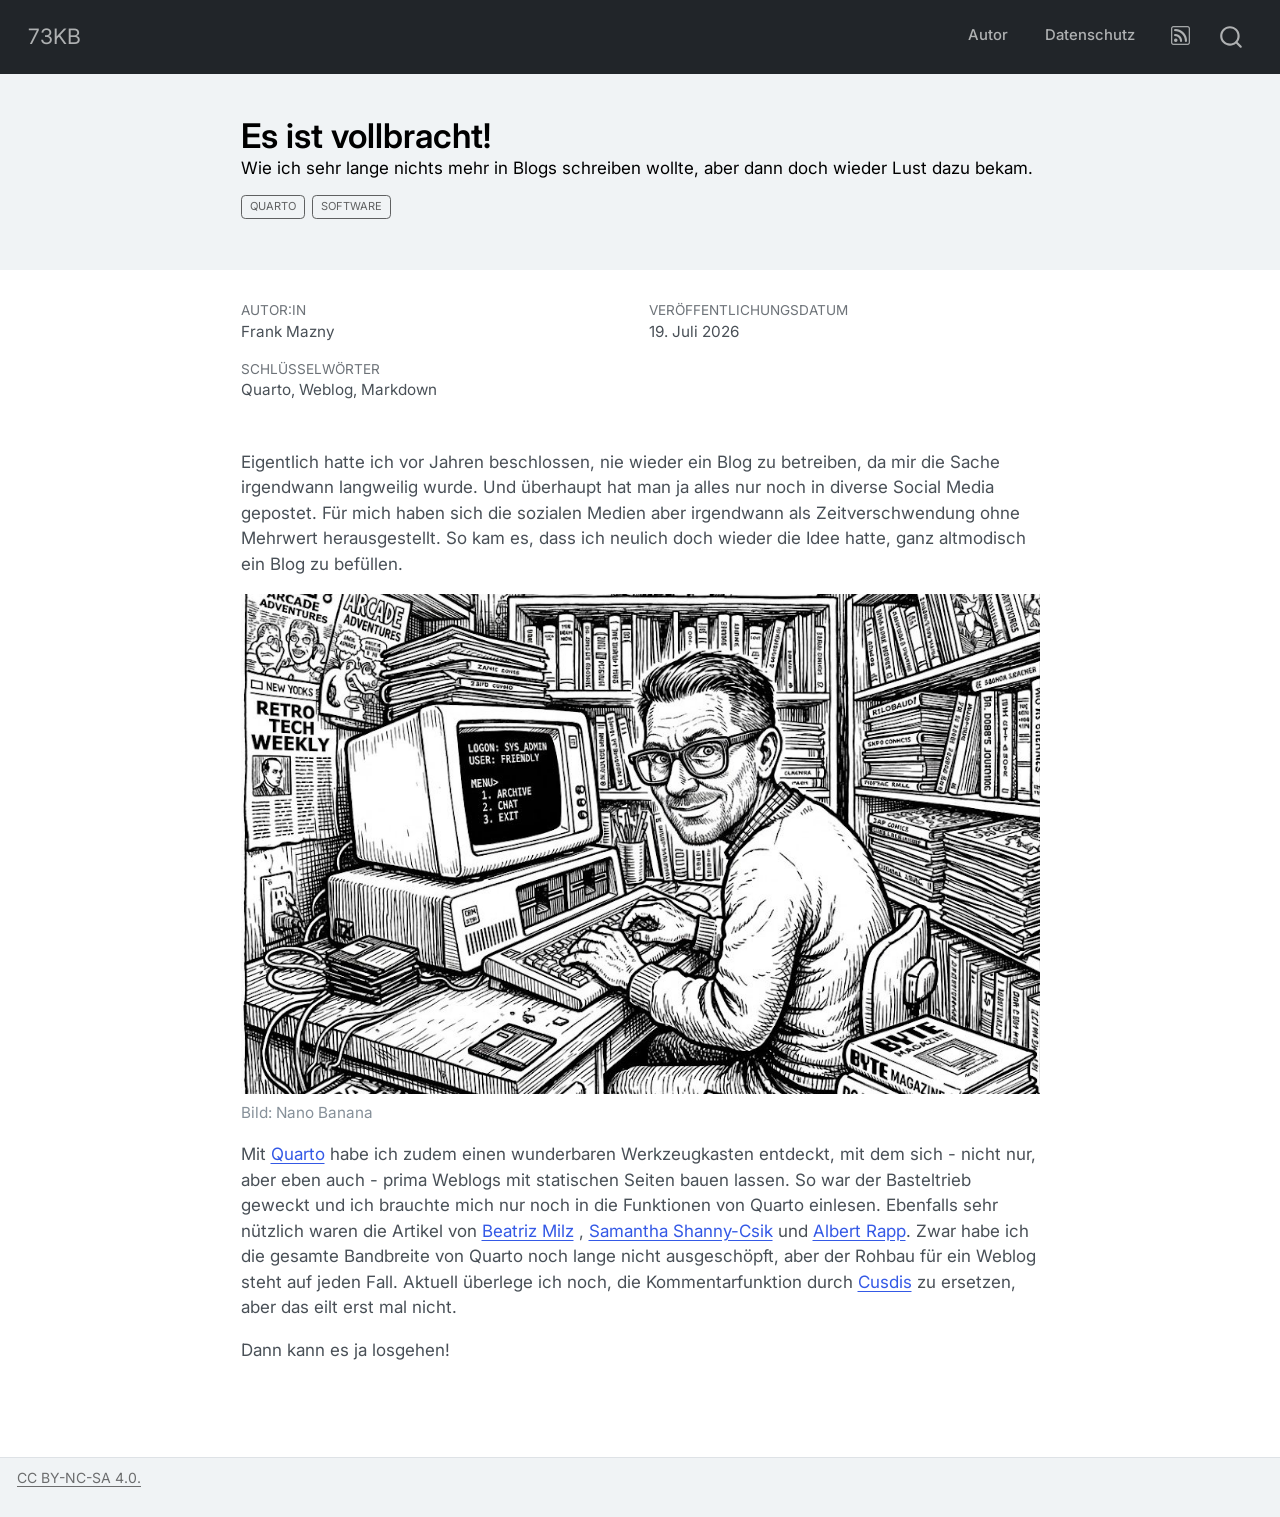
<file: docs/posts/es-ist-vollbracht/index.html>
<!DOCTYPE html>
<html xmlns="http://www.w3.org/1999/xhtml" lang="de" xml:lang="de"><head>

<meta charset="utf-8">
<meta name="generator" content="quarto-1.9.38">

<meta name="viewport" content="width=device-width, initial-scale=1.0, user-scalable=yes">

<meta name="author" content="Frank Mazny">
<meta name="keywords" content="Quarto, Weblog, Markdown">
<meta name="description" content="Wie ich sehr lange nichts mehr in Blogs schreiben wollte, aber dann doch wieder Lust dazu bekam.">

<title>Es ist vollbracht! – 73KB</title>
<style>
/* Default styles provided by pandoc.
** See https://pandoc.org/MANUAL.html#variables-for-html for config info.
*/
code{white-space: pre-wrap;}
span.smallcaps{font-variant: small-caps;}
div.columns{display: flex; gap: min(4vw, 1.5em);}
div.column{flex: auto; overflow-x: auto;}
div.hanging-indent{margin-left: 1.5em; text-indent: -1.5em;}
ul.task-list{list-style: none;}
ul.task-list li input[type="checkbox"] {
  width: 0.8em;
  margin: 0 0.8em 0.2em -1em; /* quarto-specific, see https://github.com/quarto-dev/quarto-cli/issues/4556 */ 
  vertical-align: middle;
}
</style>


<script src="../../site_libs/quarto-nav/quarto-nav.js"></script>
<script src="../../site_libs/quarto-nav/headroom.min.js"></script>
<script src="../../site_libs/clipboard/clipboard.min.js"></script>
<script src="../../site_libs/quarto-search/autocomplete.umd.js"></script>
<script src="../../site_libs/quarto-search/fuse.min.js"></script>
<script src="../../site_libs/quarto-search/quarto-search.js"></script>
<meta name="quarto:offset" content="../../">
<script src="../../site_libs/quarto-html/quarto.js" type="module"></script>
<script src="../../site_libs/quarto-html/tabsets/tabsets.js" type="module"></script>
<script src="../../site_libs/quarto-html/popper.min.js"></script>
<script src="../../site_libs/quarto-html/tippy.umd.min.js"></script>
<script src="../../site_libs/quarto-html/anchor.min.js"></script>
<link href="../../site_libs/quarto-html/tippy.css" rel="stylesheet">
<link href="../../site_libs/quarto-html/quarto-syntax-highlighting-15634bcf2e68342d4ad2dfa704d543f6.css" rel="stylesheet" id="quarto-text-highlighting-styles">
<script src="../../site_libs/bootstrap/bootstrap.min.js"></script>
<link href="../../site_libs/bootstrap/bootstrap-icons.css" rel="stylesheet">
<link href="../../site_libs/bootstrap/bootstrap-15918177bfdae137372244dab4947c83.min.css" rel="stylesheet" append-hash="true" id="quarto-bootstrap" data-mode="light">
<script src="../../site_libs/quarto-contrib/glightbox/glightbox.min.js"></script>
<link href="../../site_libs/quarto-contrib/glightbox/glightbox.min.css" rel="stylesheet">
<link href="../../site_libs/quarto-contrib/glightbox/lightbox.css" rel="stylesheet">
<script id="quarto-search-options" type="application/json">{
  "location": "navbar",
  "copy-button": false,
  "collapse-after": 3,
  "panel-placement": "end",
  "type": "overlay",
  "limit": 50,
  "keyboard-shortcut": [
    "f",
    "/",
    "s"
  ],
  "show-item-context": false,
  "language": {
    "search-no-results-text": "Keine Treffer",
    "search-matching-documents-text": "Treffer",
    "search-copy-link-title": "Link in die Suche kopieren",
    "search-hide-matches-text": "Zusätzliche Treffer verbergen",
    "search-more-match-text": "weitere Treffer in diesem Dokument",
    "search-more-matches-text": "weitere Treffer in diesem Dokument",
    "search-clear-button-title": "Zurücksetzen",
    "search-text-placeholder": "",
    "search-detached-cancel-button-title": "Abbrechen",
    "search-submit-button-title": "Abschicken",
    "search-label": "Suchen"
  }
}</script>
<style>

      .quarto-title-block .quarto-title-banner h1,
      .quarto-title-block .quarto-title-banner h2,
      .quarto-title-block .quarto-title-banner h3,
      .quarto-title-block .quarto-title-banner h4,
      .quarto-title-block .quarto-title-banner h5,
      .quarto-title-block .quarto-title-banner h6
      {
        color: black;
      }

      .quarto-title-block .quarto-title-banner {
        color: black;
background: #f0f3f5;
      }
</style>
<script data-goatcounter="https://73kb.goatcounter.com/count" async="" src="//gc.zgo.at/count.js"></script>


<link rel="stylesheet" href="../../styles.css">
</head>

<body class="nav-fixed fullcontent quarto-light">

<div id="quarto-search-results"></div>
  <header id="quarto-header" class="headroom fixed-top quarto-banner">
    <nav class="navbar navbar-expand-lg " data-bs-theme="dark">
      <div class="navbar-container container-fluid">
      <div class="navbar-brand-container mx-auto">
    <a class="navbar-brand" href="../../index.html">
    <span class="navbar-title">73KB</span>
    </a>
  </div>
            <div id="quarto-search" class="" title="Suchen"></div>
          <button class="navbar-toggler" type="button" data-bs-toggle="collapse" data-bs-target="#navbarCollapse" aria-controls="navbarCollapse" role="menu" aria-expanded="false" aria-label="Navigation umschalten" onclick="if (window.quartoToggleHeadroom) { window.quartoToggleHeadroom(); }">
  <span class="navbar-toggler-icon"></span>
</button>
          <div class="collapse navbar-collapse" id="navbarCollapse">
            <ul class="navbar-nav navbar-nav-scroll ms-auto">
  <li class="nav-item">
    <a class="nav-link" href="../../about.html"> 
<span class="menu-text">Autor</span></a>
  </li>  
  <li class="nav-item">
    <a class="nav-link" href="../../datenschutz.html"> 
<span class="menu-text">Datenschutz</span></a>
  </li>  
  <li class="nav-item compact">
    <a class="nav-link" href="../../index.xml"> <i class="bi bi-rss" role="img">
</i> 
<span class="menu-text"></span></a>
  </li>  
</ul>
          </div> <!-- /navcollapse -->
            <div class="quarto-navbar-tools">
</div>
      </div> <!-- /container-fluid -->
    </nav>
</header>
<!-- content -->
<header id="title-block-header" class="quarto-title-block default page-columns page-full">
  <div class="quarto-title-banner page-columns page-full">
    <div class="quarto-title column-body">
      <h1 class="title">Es ist vollbracht!</h1>
                  <div>
        <div class="description">
          Wie ich sehr lange nichts mehr in Blogs schreiben wollte, aber dann doch wieder Lust dazu bekam.
        </div>
      </div>
                          <div class="quarto-categories">
                <div class="quarto-category">Quarto</div>
                <div class="quarto-category">Software</div>
              </div>
                  </div>
  </div>
    
  
  <div class="quarto-title-meta">

      <div>
      <div class="quarto-title-meta-heading">Autor:in</div>
      <div class="quarto-title-meta-contents">
               <p>Frank Mazny </p>
            </div>
    </div>
      
      <div>
      <div class="quarto-title-meta-heading">Veröffentlichungsdatum</div>
      <div class="quarto-title-meta-contents">
        <p class="date">19. Juli 2026</p>
      </div>
    </div>
    
      
    </div>
    

  <div>
    <div class="keywords">
      <div class="block-title">Schlüsselwörter</div>
      <p>Quarto, Weblog, Markdown</p>
    </div>
  </div>
  
  </header><div id="quarto-content" class="quarto-container page-columns page-rows-contents page-layout-article page-navbar">
<!-- sidebar -->
<!-- margin-sidebar -->
    
<!-- main -->
<main class="content quarto-banner-title-block" id="quarto-document-content">





<p>Eigentlich hatte ich vor Jahren beschlossen, nie wieder ein Blog zu betreiben, da mir die Sache irgendwann langweilig wurde. Und überhaupt hat man ja alles nur noch in diverse Social Media gepostet. Für mich haben sich die sozialen Medien aber irgendwann als Zeitverschwendung ohne Mehrwert herausgestellt. So kam es, dass ich neulich doch wieder die Idee hatte, ganz altmodisch ein Blog zu befüllen.</p>
<div class="quarto-figure quarto-figure-center">
<figure class="figure">
<p><a href="typvorpc.jpeg" class="lightbox" data-gallery="quarto-lightbox-gallery-1" title="Bild: Nano Banana"><img src="typvorpc.jpeg" title="Ein Mann sitzt vor einem alten PC in einem Raum voller Bücher und Zeitschriften." class="img-fluid figure-img" alt="Bild: Nano Banana"></a></p>
<figcaption>Bild: Nano Banana</figcaption>
</figure>
</div>
<p>Mit <a href="https://quarto.org">Quarto</a> habe ich zudem einen wunderbaren Werkzeugkasten entdeckt, mit dem sich - nicht nur, aber eben auch - prima Weblogs mit statischen Seiten bauen lassen. So war der Basteltrieb geweckt und ich brauchte mich nur noch in die Funktionen von Quarto einlesen. Ebenfalls sehr nützlich waren die Artikel von <a href="https://beamilz.com/posts/2022-06-05-creating-a-blog-with-quarto/en/">Beatriz Milz</a> , <a href="https://samanthacsik.github.io/posts/2022-10-24-quarto-blogs/">Samantha Shanny-Csik</a> und <a href="https://albert-rapp.de/posts/13_quarto_blog_writing_guide/13_quarto_blog_writing_guide.html">Albert Rapp</a>. Zwar habe ich die gesamte Bandbreite von Quarto noch lange nicht ausgeschöpft, aber der Rohbau für ein Weblog steht auf jeden Fall. Aktuell überlege ich noch, die Kommentarfunktion durch <a href="https://cusdis.com/">Cusdis</a> zu ersetzen, aber das eilt erst mal nicht.</p>
<p>Dann kann es ja losgehen!</p>



</main> <!-- /main -->
<script id="quarto-html-after-body" type="application/javascript">
  window.document.addEventListener("DOMContentLoaded", function (event) {
    const icon = "";
    const anchorJS = new window.AnchorJS();
    anchorJS.options = {
      placement: 'right',
      icon: icon
    };
    anchorJS.add('.anchored');
    const isCodeAnnotation = (el) => {
      for (const clz of el.classList) {
        if (clz.startsWith('code-annotation-')) {                     
          return true;
        }
      }
      return false;
    }
    const onCopySuccess = function(e) {
      // button target
      const button = e.trigger;
      // don't keep focus
      button.blur();
      // flash "checked"
      button.classList.add('code-copy-button-checked');
      var currentTitle = button.getAttribute("title");
      button.setAttribute("title", "Kopiert");
      let tooltip;
      if (window.bootstrap) {
        button.setAttribute("data-bs-toggle", "tooltip");
        button.setAttribute("data-bs-placement", "left");
        button.setAttribute("data-bs-title", "Kopiert");
        tooltip = new bootstrap.Tooltip(button, 
          { trigger: "manual", 
            customClass: "code-copy-button-tooltip",
            offset: [0, -8]});
        tooltip.show();    
      }
      setTimeout(function() {
        if (tooltip) {
          tooltip.hide();
          button.removeAttribute("data-bs-title");
          button.removeAttribute("data-bs-toggle");
          button.removeAttribute("data-bs-placement");
        }
        button.setAttribute("title", currentTitle);
        button.classList.remove('code-copy-button-checked');
      }, 1000);
      // clear code selection
      e.clearSelection();
    }
    const getTextToCopy = function(trigger) {
      const outerScaffold = trigger.parentElement.cloneNode(true);
      const codeEl = outerScaffold.querySelector('code');
      for (const childEl of codeEl.children) {
        if (isCodeAnnotation(childEl)) {
          childEl.remove();
        }
      }
      return codeEl.innerText;
    }
    const clipboard = new window.ClipboardJS('.code-copy-button:not([data-in-quarto-modal])', {
      text: getTextToCopy
    });
    clipboard.on('success', onCopySuccess);
    if (window.document.getElementById('quarto-embedded-source-code-modal')) {
      const clipboardModal = new window.ClipboardJS('.code-copy-button[data-in-quarto-modal]', {
        text: getTextToCopy,
        container: window.document.getElementById('quarto-embedded-source-code-modal')
      });
      clipboardModal.on('success', onCopySuccess);
    }
      var localhostRegex = new RegExp(/^(?:http|https):\/\/localhost\:?[0-9]*\//);
      var mailtoRegex = new RegExp(/^mailto:/);
        var filterRegex = new RegExp("https:\/\/73kb\.github\.io\/");
      var isInternal = (href) => {
          return filterRegex.test(href) || localhostRegex.test(href) || mailtoRegex.test(href);
      }
      // Inspect non-navigation links and adorn them if external
     var links = window.document.querySelectorAll('a[href]:not(.nav-link):not(.navbar-brand):not(.toc-action):not(.sidebar-link):not(.sidebar-item-toggle):not(.pagination-link):not(.no-external):not([aria-hidden]):not(.dropdown-item):not(.quarto-navigation-tool):not(.about-link)');
      for (var i=0; i<links.length; i++) {
        const link = links[i];
        if (!isInternal(link.href)) {
          // undo the damage that might have been done by quarto-nav.js in the case of
          // links that we want to consider external
          if (link.dataset.originalHref !== undefined) {
            link.href = link.dataset.originalHref;
          }
        }
      }
    function tippyHover(el, contentFn, onTriggerFn, onUntriggerFn) {
      const config = {
        allowHTML: true,
        maxWidth: 500,
        delay: 100,
        arrow: false,
        appendTo: function(el) {
            return el.parentElement;
        },
        interactive: true,
        interactiveBorder: 10,
        theme: 'quarto',
        placement: 'bottom-start',
      };
      if (contentFn) {
        config.content = contentFn;
      }
      if (onTriggerFn) {
        config.onTrigger = onTriggerFn;
      }
      if (onUntriggerFn) {
        config.onUntrigger = onUntriggerFn;
      }
      window.tippy(el, config); 
    }
    const noterefs = window.document.querySelectorAll('a[role="doc-noteref"]');
    for (var i=0; i<noterefs.length; i++) {
      const ref = noterefs[i];
      tippyHover(ref, function() {
        // use id or data attribute instead here
        let href = ref.getAttribute('data-footnote-href') || ref.getAttribute('href');
        try { href = new URL(href).hash; } catch {}
        const id = href.replace(/^#\/?/, "");
        const note = window.document.getElementById(id);
        if (note) {
          return note.innerHTML;
        } else {
          return "";
        }
      });
    }
    const xrefs = window.document.querySelectorAll('a.quarto-xref');
    const processXRef = (id, note) => {
      // Strip column container classes
      const stripColumnClz = (el) => {
        el.classList.remove("page-full", "page-columns");
        if (el.children) {
          for (const child of el.children) {
            stripColumnClz(child);
          }
        }
      }
      stripColumnClz(note)
      if (id === null || id.startsWith('sec-')) {
        // Special case sections, only their first couple elements
        const container = document.createElement("div");
        if (note.children && note.children.length > 2) {
          container.appendChild(note.children[0].cloneNode(true));
          for (let i = 1; i < note.children.length; i++) {
            const child = note.children[i];
            if (child.tagName === "P" && child.innerText === "") {
              continue;
            } else {
              container.appendChild(child.cloneNode(true));
              break;
            }
          }
          if (window.Quarto?.typesetMath) {
            window.Quarto.typesetMath(container);
          }
          return container.innerHTML
        } else {
          if (window.Quarto?.typesetMath) {
            window.Quarto.typesetMath(note);
          }
          return note.innerHTML;
        }
      } else {
        // Remove any anchor links if they are present
        const anchorLink = note.querySelector('a.anchorjs-link');
        if (anchorLink) {
          anchorLink.remove();
        }
        if (window.Quarto?.typesetMath) {
          window.Quarto.typesetMath(note);
        }
        if (note.classList.contains("callout")) {
          return note.outerHTML;
        } else {
          return note.innerHTML;
        }
      }
    }
    for (var i=0; i<xrefs.length; i++) {
      const xref = xrefs[i];
      tippyHover(xref, undefined, function(instance) {
        instance.disable();
        let url = xref.getAttribute('href');
        let hash = undefined; 
        if (url.startsWith('#')) {
          hash = url;
        } else {
          try { hash = new URL(url).hash; } catch {}
        }
        if (hash) {
          const id = hash.replace(/^#\/?/, "");
          const note = window.document.getElementById(id);
          if (note !== null) {
            try {
              const html = processXRef(id, note.cloneNode(true));
              instance.setContent(html);
            } finally {
              instance.enable();
              instance.show();
            }
          } else {
            // See if we can fetch this
            fetch(url.split('#')[0])
            .then(res => res.text())
            .then(html => {
              const parser = new DOMParser();
              const htmlDoc = parser.parseFromString(html, "text/html");
              const note = htmlDoc.getElementById(id);
              if (note !== null) {
                const html = processXRef(id, note);
                instance.setContent(html);
              } 
            }).finally(() => {
              instance.enable();
              instance.show();
            });
          }
        } else {
          // See if we can fetch a full url (with no hash to target)
          // This is a special case and we should probably do some content thinning / targeting
          fetch(url)
          .then(res => res.text())
          .then(html => {
            const parser = new DOMParser();
            const htmlDoc = parser.parseFromString(html, "text/html");
            const note = htmlDoc.querySelector('main.content');
            if (note !== null) {
              // This should only happen for chapter cross references
              // (since there is no id in the URL)
              // remove the first header
              if (note.children.length > 0 && note.children[0].tagName === "HEADER") {
                note.children[0].remove();
              }
              const html = processXRef(null, note);
              instance.setContent(html);
            } 
          }).finally(() => {
            instance.enable();
            instance.show();
          });
        }
      }, function(instance) {
      });
    }
        let selectedAnnoteEl;
        const selectorForAnnotation = ( cell, annotation) => {
          let cellAttr = 'data-code-cell="' + cell + '"';
          let lineAttr = 'data-code-annotation="' +  annotation + '"';
          const selector = 'span[' + cellAttr + '][' + lineAttr + ']';
          return selector;
        }
        const selectCodeLines = (annoteEl) => {
          const doc = window.document;
          const targetCell = annoteEl.getAttribute("data-target-cell");
          const targetAnnotation = annoteEl.getAttribute("data-target-annotation");
          const annoteSpan = window.document.querySelector(selectorForAnnotation(targetCell, targetAnnotation));
          const lines = annoteSpan.getAttribute("data-code-lines").split(",");
          const lineIds = lines.map((line) => {
            return targetCell + "-" + line;
          })
          let top = null;
          let height = null;
          let parent = null;
          if (lineIds.length > 0) {
              //compute the position of the single el (top and bottom and make a div)
              const el = window.document.getElementById(lineIds[0]);
              top = el.offsetTop;
              height = el.offsetHeight;
              parent = el.parentElement.parentElement;
            if (lineIds.length > 1) {
              const lastEl = window.document.getElementById(lineIds[lineIds.length - 1]);
              const bottom = lastEl.offsetTop + lastEl.offsetHeight;
              height = bottom - top;
            }
            if (top !== null && height !== null && parent !== null) {
              // cook up a div (if necessary) and position it 
              let div = window.document.getElementById("code-annotation-line-highlight");
              if (div === null) {
                div = window.document.createElement("div");
                div.setAttribute("id", "code-annotation-line-highlight");
                div.style.position = 'absolute';
                parent.appendChild(div);
              }
              div.style.top = top - 2 + "px";
              div.style.height = height + 4 + "px";
              div.style.left = 0;
              let gutterDiv = window.document.getElementById("code-annotation-line-highlight-gutter");
              if (gutterDiv === null) {
                gutterDiv = window.document.createElement("div");
                gutterDiv.setAttribute("id", "code-annotation-line-highlight-gutter");
                gutterDiv.style.position = 'absolute';
                const codeCell = window.document.getElementById(targetCell);
                const gutter = codeCell.querySelector('.code-annotation-gutter');
                gutter.appendChild(gutterDiv);
              }
              gutterDiv.style.top = top - 2 + "px";
              gutterDiv.style.height = height + 4 + "px";
            }
            selectedAnnoteEl = annoteEl;
          }
        };
        const unselectCodeLines = () => {
          const elementsIds = ["code-annotation-line-highlight", "code-annotation-line-highlight-gutter"];
          elementsIds.forEach((elId) => {
            const div = window.document.getElementById(elId);
            if (div) {
              div.remove();
            }
          });
          selectedAnnoteEl = undefined;
        };
          // Handle positioning of the toggle
      window.addEventListener(
        "resize",
        throttle(() => {
          elRect = undefined;
          if (selectedAnnoteEl) {
            selectCodeLines(selectedAnnoteEl);
          }
        }, 10)
      );
      function throttle(fn, ms) {
      let throttle = false;
      let timer;
        return (...args) => {
          if(!throttle) { // first call gets through
              fn.apply(this, args);
              throttle = true;
          } else { // all the others get throttled
              if(timer) clearTimeout(timer); // cancel #2
              timer = setTimeout(() => {
                fn.apply(this, args);
                timer = throttle = false;
              }, ms);
          }
        };
      }
        // Attach click handler to the DT
        const annoteDls = window.document.querySelectorAll('dt[data-target-cell]');
        for (const annoteDlNode of annoteDls) {
          annoteDlNode.addEventListener('click', (event) => {
            const clickedEl = event.target;
            if (clickedEl !== selectedAnnoteEl) {
              unselectCodeLines();
              const activeEl = window.document.querySelector('dt[data-target-cell].code-annotation-active');
              if (activeEl) {
                activeEl.classList.remove('code-annotation-active');
              }
              selectCodeLines(clickedEl);
              clickedEl.classList.add('code-annotation-active');
            } else {
              // Unselect the line
              unselectCodeLines();
              clickedEl.classList.remove('code-annotation-active');
            }
          });
        }
    const findCites = (el) => {
      const parentEl = el.parentElement;
      if (parentEl) {
        const cites = parentEl.dataset.cites;
        if (cites) {
          return {
            el,
            cites: cites.split(' ')
          };
        } else {
          return findCites(el.parentElement)
        }
      } else {
        return undefined;
      }
    };
    var bibliorefs = window.document.querySelectorAll('a[role="doc-biblioref"]');
    for (var i=0; i<bibliorefs.length; i++) {
      const ref = bibliorefs[i];
      const citeInfo = findCites(ref);
      if (citeInfo) {
        tippyHover(citeInfo.el, function() {
          var popup = window.document.createElement('div');
          citeInfo.cites.forEach(function(cite) {
            var citeDiv = window.document.createElement('div');
            citeDiv.classList.add('hanging-indent');
            citeDiv.classList.add('csl-entry');
            var biblioDiv = window.document.getElementById('ref-' + cite);
            if (biblioDiv) {
              citeDiv.innerHTML = biblioDiv.innerHTML;
            }
            popup.appendChild(citeDiv);
          });
          return popup.innerHTML;
        });
      }
    }
  });
  </script>
<input type="hidden" id="giscus-base-theme" value="light">
<input type="hidden" id="giscus-alt-theme" value="dark">
<script>
  function loadGiscus() {
    // Function to get the theme based on body class
    const getTheme = () => {
      let baseTheme = document.getElementById('giscus-base-theme').value;
      let altTheme = document.getElementById('giscus-alt-theme').value;
      return document.body.classList.contains('quarto-dark') ? altTheme : baseTheme;
    };
    const script = document.createElement("script");
    script.src = "https://giscus.app/client.js";
    script.async = true;
    script.dataset.repo = "73kb/73kb.github.io";
    script.dataset.repoId = "R_kgDOTOd4Cw";
    script.dataset.category = "General";
    script.dataset.categoryId = "DIC_kwDOTOd4C84DAxKs";
    script.dataset.mapping = "title";
    script.dataset.reactionsEnabled = "1";
    script.dataset.emitMetadata = "0";
    script.dataset.inputPosition = "top";
    script.dataset.theme = getTheme();
    script.dataset.lang = "en";
    script.crossOrigin = "anonymous";
    // Append the script to the desired div instead of at the end of the body
    document.getElementById("quarto-content").appendChild(script);
  }
  loadGiscus();
</script>
</div> <!-- /content -->
<footer class="footer">
  <div class="nav-footer">
    <div class="nav-footer-left">
<p><a href="https://creativecommons.org/licenses/by-nc-sa/4.0/deed.de">CC BY-NC-SA 4.0.</a></p>
</div>   
    <div class="nav-footer-center">
      &nbsp;
    </div>
    <div class="nav-footer-right">
      &nbsp;
    </div>
  </div>
</footer>
<script>var lightboxQuarto = GLightbox({"closeEffect":"zoom","descPosition":"bottom","loop":false,"openEffect":"zoom","selector":".lightbox"});
(function() {
  let previousOnload = window.onload;
  window.onload = () => {
    if (previousOnload) {
      previousOnload();
    }
    lightboxQuarto.on('slide_before_load', (data) => {
      const { slideIndex, slideNode, slideConfig, player, trigger } = data;
      const href = trigger.getAttribute('href');
      if (href !== null) {
        const imgEl = window.document.querySelector(`a[href="${href}"] img`);
        if (imgEl !== null) {
          const srcAttr = imgEl.getAttribute("src");
          if (srcAttr && srcAttr.startsWith("data:")) {
            slideConfig.href = srcAttr;
          }
        }
      } 
    });
  
    lightboxQuarto.on('slide_after_load', (data) => {
      const { slideIndex, slideNode, slideConfig, player, trigger } = data;
      if (window.Quarto?.typesetMath) {
        window.Quarto.typesetMath(slideNode);
      }
    });
  
  };
  
})();
          </script>




</body></html>
</file>
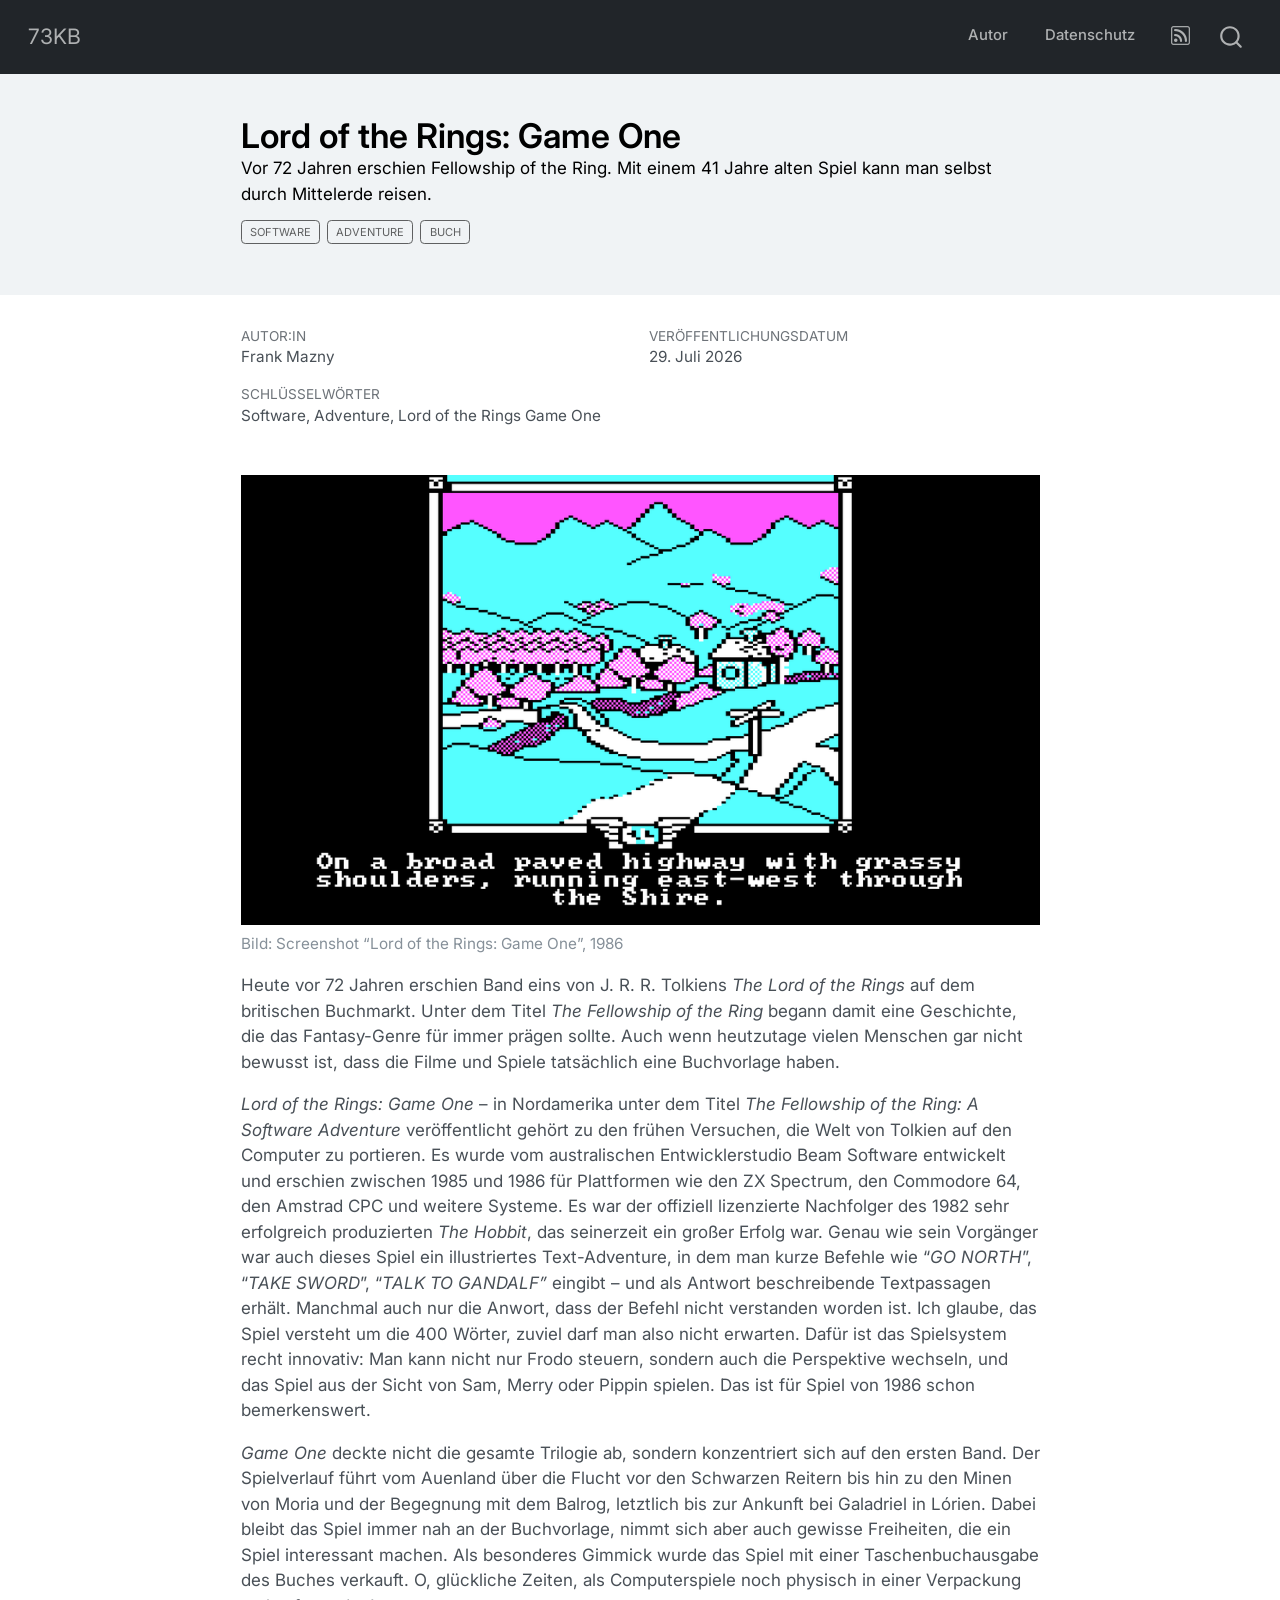
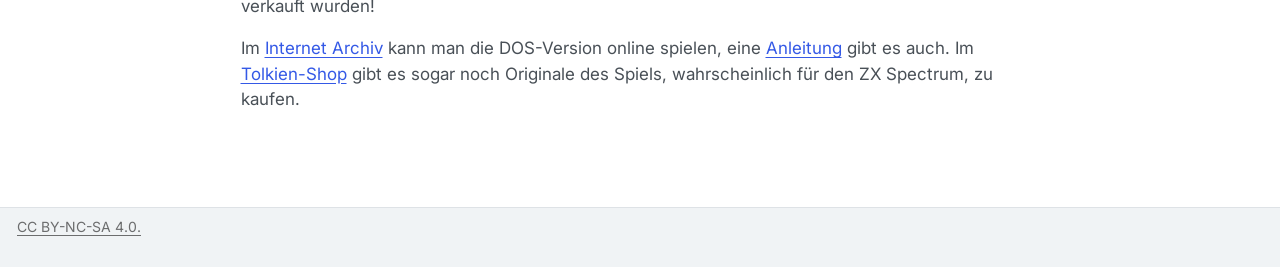
<file: docs/posts/fellowship-of-the-ring/index.html>
<!DOCTYPE html>
<html xmlns="http://www.w3.org/1999/xhtml" lang="de" xml:lang="de"><head>

<meta charset="utf-8">
<meta name="generator" content="quarto-1.9.38">

<meta name="viewport" content="width=device-width, initial-scale=1.0, user-scalable=yes">

<meta name="author" content="Frank Mazny">
<meta name="keywords" content="Software, Adventure, Lord of the Rings Game One">
<meta name="description" content="Vor 72 Jahren erschien Fellowship of the Ring. Mit einem 41 Jahre alten Spiel kann man selbst durch Mittelerde reisen.">

<title>Lord of the Rings: Game One – 73KB</title>
<style>
/* Default styles provided by pandoc.
** See https://pandoc.org/MANUAL.html#variables-for-html for config info.
*/
code{white-space: pre-wrap;}
span.smallcaps{font-variant: small-caps;}
div.columns{display: flex; gap: min(4vw, 1.5em);}
div.column{flex: auto; overflow-x: auto;}
div.hanging-indent{margin-left: 1.5em; text-indent: -1.5em;}
ul.task-list{list-style: none;}
ul.task-list li input[type="checkbox"] {
  width: 0.8em;
  margin: 0 0.8em 0.2em -1em; /* quarto-specific, see https://github.com/quarto-dev/quarto-cli/issues/4556 */ 
  vertical-align: middle;
}
</style>


<script src="../../site_libs/quarto-nav/quarto-nav.js"></script>
<script src="../../site_libs/quarto-nav/headroom.min.js"></script>
<script src="../../site_libs/clipboard/clipboard.min.js"></script>
<script src="../../site_libs/quarto-search/autocomplete.umd.js"></script>
<script src="../../site_libs/quarto-search/fuse.min.js"></script>
<script src="../../site_libs/quarto-search/quarto-search.js"></script>
<meta name="quarto:offset" content="../../">
<script src="../../site_libs/quarto-html/quarto.js" type="module"></script>
<script src="../../site_libs/quarto-html/tabsets/tabsets.js" type="module"></script>
<script src="../../site_libs/quarto-html/popper.min.js"></script>
<script src="../../site_libs/quarto-html/tippy.umd.min.js"></script>
<script src="../../site_libs/quarto-html/anchor.min.js"></script>
<link href="../../site_libs/quarto-html/tippy.css" rel="stylesheet">
<link href="../../site_libs/quarto-html/quarto-syntax-highlighting-15634bcf2e68342d4ad2dfa704d543f6.css" rel="stylesheet" id="quarto-text-highlighting-styles">
<script src="../../site_libs/bootstrap/bootstrap.min.js"></script>
<link href="../../site_libs/bootstrap/bootstrap-icons.css" rel="stylesheet">
<link href="../../site_libs/bootstrap/bootstrap-15918177bfdae137372244dab4947c83.min.css" rel="stylesheet" append-hash="true" id="quarto-bootstrap" data-mode="light">
<script src="../../site_libs/quarto-contrib/glightbox/glightbox.min.js"></script>
<link href="../../site_libs/quarto-contrib/glightbox/glightbox.min.css" rel="stylesheet">
<link href="../../site_libs/quarto-contrib/glightbox/lightbox.css" rel="stylesheet">
<script id="quarto-search-options" type="application/json">{
  "location": "navbar",
  "copy-button": false,
  "collapse-after": 3,
  "panel-placement": "end",
  "type": "overlay",
  "limit": 50,
  "keyboard-shortcut": [
    "f",
    "/",
    "s"
  ],
  "show-item-context": false,
  "language": {
    "search-no-results-text": "Keine Treffer",
    "search-matching-documents-text": "Treffer",
    "search-copy-link-title": "Link in die Suche kopieren",
    "search-hide-matches-text": "Zusätzliche Treffer verbergen",
    "search-more-match-text": "weitere Treffer in diesem Dokument",
    "search-more-matches-text": "weitere Treffer in diesem Dokument",
    "search-clear-button-title": "Zurücksetzen",
    "search-text-placeholder": "",
    "search-detached-cancel-button-title": "Abbrechen",
    "search-submit-button-title": "Abschicken",
    "search-label": "Suchen"
  }
}</script>
<style>

      .quarto-title-block .quarto-title-banner h1,
      .quarto-title-block .quarto-title-banner h2,
      .quarto-title-block .quarto-title-banner h3,
      .quarto-title-block .quarto-title-banner h4,
      .quarto-title-block .quarto-title-banner h5,
      .quarto-title-block .quarto-title-banner h6
      {
        color: black;
      }

      .quarto-title-block .quarto-title-banner {
        color: black;
background: #f0f3f5;
      }
</style>
<script data-goatcounter="https://73kb.goatcounter.com/count" async="" src="//gc.zgo.at/count.js"></script>


<link rel="stylesheet" href="../../styles.css">
</head>

<body class="nav-fixed fullcontent quarto-light">

<div id="quarto-search-results"></div>
  <header id="quarto-header" class="headroom fixed-top quarto-banner">
    <nav class="navbar navbar-expand-lg " data-bs-theme="dark">
      <div class="navbar-container container-fluid">
      <div class="navbar-brand-container mx-auto">
    <a class="navbar-brand" href="../../index.html">
    <span class="navbar-title">73KB</span>
    </a>
  </div>
            <div id="quarto-search" class="" title="Suchen"></div>
          <button class="navbar-toggler" type="button" data-bs-toggle="collapse" data-bs-target="#navbarCollapse" aria-controls="navbarCollapse" role="menu" aria-expanded="false" aria-label="Navigation umschalten" onclick="if (window.quartoToggleHeadroom) { window.quartoToggleHeadroom(); }">
  <span class="navbar-toggler-icon"></span>
</button>
          <div class="collapse navbar-collapse" id="navbarCollapse">
            <ul class="navbar-nav navbar-nav-scroll ms-auto">
  <li class="nav-item">
    <a class="nav-link" href="../../about.html"> 
<span class="menu-text">Autor</span></a>
  </li>  
  <li class="nav-item">
    <a class="nav-link" href="../../datenschutz.html"> 
<span class="menu-text">Datenschutz</span></a>
  </li>  
  <li class="nav-item compact">
    <a class="nav-link" href="../../index.xml"> <i class="bi bi-rss" role="img">
</i> 
<span class="menu-text"></span></a>
  </li>  
</ul>
          </div> <!-- /navcollapse -->
            <div class="quarto-navbar-tools">
</div>
      </div> <!-- /container-fluid -->
    </nav>
</header>
<!-- content -->
<header id="title-block-header" class="quarto-title-block default page-columns page-full">
  <div class="quarto-title-banner page-columns page-full">
    <div class="quarto-title column-body">
      <h1 class="title">Lord of the Rings: Game One</h1>
                  <div>
        <div class="description">
          Vor 72 Jahren erschien Fellowship of the Ring. Mit einem 41 Jahre alten Spiel kann man selbst durch Mittelerde reisen.
        </div>
      </div>
                          <div class="quarto-categories">
                <div class="quarto-category">Software</div>
                <div class="quarto-category">Adventure</div>
                <div class="quarto-category">Buch</div>
              </div>
                  </div>
  </div>
    
  
  <div class="quarto-title-meta">

      <div>
      <div class="quarto-title-meta-heading">Autor:in</div>
      <div class="quarto-title-meta-contents">
               <p>Frank Mazny </p>
            </div>
    </div>
      
      <div>
      <div class="quarto-title-meta-heading">Veröffentlichungsdatum</div>
      <div class="quarto-title-meta-contents">
        <p class="date">29. Juli 2026</p>
      </div>
    </div>
    
      
    </div>
    

  <div>
    <div class="keywords">
      <div class="block-title">Schlüsselwörter</div>
      <p>Software, Adventure, Lord of the Rings Game One</p>
    </div>
  </div>
  
  </header><div id="quarto-content" class="quarto-container page-columns page-rows-contents page-layout-article page-navbar">
<!-- sidebar -->
<!-- margin-sidebar -->
    
<!-- main -->
<main class="content quarto-banner-title-block" id="quarto-document-content">





<div class="quarto-figure quarto-figure-center">
<figure class="figure">
<p><a href="screenshot_fellowship_of_the_ring_1986.webp" class="lightbox" data-gallery="quarto-lightbox-gallery-1" title="Bild: Screenshot “Lord of the Rings: Game One”, 1986"><img src="screenshot_fellowship_of_the_ring_1986.webp" class="img-fluid figure-img" alt="Bild: Screenshot &quot;Fellowship of the ring&quot; 1986"></a></p>
<figcaption>Bild: Screenshot “Lord of the Rings: Game One”, 1986</figcaption>
</figure>
</div>
<p>Heute vor 72 Jahren erschien Band eins von J. R. R. Tolkiens <em>The Lord of the Rings</em> auf dem britischen Buchmarkt. Unter dem Titel <em>The Fellowship of the Ring</em> begann damit eine Geschichte, die das Fantasy-Genre für immer prägen sollte. Auch wenn heutzutage vielen Menschen gar nicht bewusst ist, dass die Filme und Spiele tatsächlich eine Buchvorlage haben.</p>
<p><em>Lord of the Rings: Game One</em> – in Nordamerika unter dem Titel <em>The Fellowship of the Ring: A Software Adventure</em> veröffentlicht gehört zu den frühen Versuchen, die Welt von Tolkien auf den Computer zu portieren. Es wurde vom australischen Entwicklerstudio Beam Software entwickelt und erschien zwischen 1985 und 1986 für Plattformen wie den ZX Spectrum, den Commodore 64, den Amstrad CPC und weitere Systeme. Es war der offiziell lizenzierte Nachfolger des 1982 sehr erfolgreich produzierten <em>The Hobbit</em>, das seinerzeit ein großer Erfolg war. Genau wie sein Vorgänger war auch dieses Spiel ein illustriertes Text-Adventure, in dem man kurze Befehle wie “<em>GO NORTH</em>”, “<em>TAKE SWORD</em>”, “<em>TALK TO GANDALF”</em> eingibt – und als Antwort beschreibende Textpassagen erhält. Manchmal auch nur die Anwort, dass der Befehl nicht verstanden worden ist. Ich glaube, das Spiel versteht um die 400 Wörter, zuviel darf man also nicht erwarten. Dafür ist das Spielsystem recht innovativ: Man kann nicht nur Frodo steuern, sondern auch die Perspektive wechseln, und das Spiel aus der Sicht von Sam, Merry oder Pippin spielen. Das ist für Spiel von 1986 schon bemerkenswert.</p>
<p><em>Game One</em> deckte nicht die gesamte Trilogie ab, sondern konzentriert sich auf den ersten Band. Der Spielverlauf führt vom Auenland über die Flucht vor den Schwarzen Reitern bis hin zu den Minen von Moria und der Begegnung mit dem Balrog, letztlich bis zur Ankunft bei Galadriel in Lórien. Dabei bleibt das Spiel immer nah an der Buchvorlage, nimmt sich aber auch gewisse Freiheiten, die ein Spiel interessant machen. Als besonderes Gimmick wurde das Spiel mit einer Taschenbuchausgabe des Buches verkauft. O, glückliche Zeiten, als Computerspiele noch physisch in einer Verpackung verkauft wurden!</p>
<p>Im <a href="https://archive.org/details/msdos_Fellowship_of_the_Ring_The_-_Part_1_1986">Internet Archiv</a> kann man die DOS-Version online spielen, eine <a href="https://ifdb.org/viewgame?id=tpagbmkmud7cl3uz">Anleitung</a> gibt es auch. Im <a href="https://www.tolkienshop.com/contents/en-uk/p6224.html">Tolkien-Shop</a> gibt es sogar noch Originale des Spiels, wahrscheinlich für den ZX Spectrum, zu kaufen.</p>



</main> <!-- /main -->
<script id="quarto-html-after-body" type="application/javascript">
  window.document.addEventListener("DOMContentLoaded", function (event) {
    const icon = "";
    const anchorJS = new window.AnchorJS();
    anchorJS.options = {
      placement: 'right',
      icon: icon
    };
    anchorJS.add('.anchored');
    const isCodeAnnotation = (el) => {
      for (const clz of el.classList) {
        if (clz.startsWith('code-annotation-')) {                     
          return true;
        }
      }
      return false;
    }
    const onCopySuccess = function(e) {
      // button target
      const button = e.trigger;
      // don't keep focus
      button.blur();
      // flash "checked"
      button.classList.add('code-copy-button-checked');
      var currentTitle = button.getAttribute("title");
      button.setAttribute("title", "Kopiert");
      let tooltip;
      if (window.bootstrap) {
        button.setAttribute("data-bs-toggle", "tooltip");
        button.setAttribute("data-bs-placement", "left");
        button.setAttribute("data-bs-title", "Kopiert");
        tooltip = new bootstrap.Tooltip(button, 
          { trigger: "manual", 
            customClass: "code-copy-button-tooltip",
            offset: [0, -8]});
        tooltip.show();    
      }
      setTimeout(function() {
        if (tooltip) {
          tooltip.hide();
          button.removeAttribute("data-bs-title");
          button.removeAttribute("data-bs-toggle");
          button.removeAttribute("data-bs-placement");
        }
        button.setAttribute("title", currentTitle);
        button.classList.remove('code-copy-button-checked');
      }, 1000);
      // clear code selection
      e.clearSelection();
    }
    const getTextToCopy = function(trigger) {
      const outerScaffold = trigger.parentElement.cloneNode(true);
      const codeEl = outerScaffold.querySelector('code');
      for (const childEl of codeEl.children) {
        if (isCodeAnnotation(childEl)) {
          childEl.remove();
        }
      }
      return codeEl.innerText;
    }
    const clipboard = new window.ClipboardJS('.code-copy-button:not([data-in-quarto-modal])', {
      text: getTextToCopy
    });
    clipboard.on('success', onCopySuccess);
    if (window.document.getElementById('quarto-embedded-source-code-modal')) {
      const clipboardModal = new window.ClipboardJS('.code-copy-button[data-in-quarto-modal]', {
        text: getTextToCopy,
        container: window.document.getElementById('quarto-embedded-source-code-modal')
      });
      clipboardModal.on('success', onCopySuccess);
    }
      var localhostRegex = new RegExp(/^(?:http|https):\/\/localhost\:?[0-9]*\//);
      var mailtoRegex = new RegExp(/^mailto:/);
        var filterRegex = new RegExp("https:\/\/73kb\.github\.io\/");
      var isInternal = (href) => {
          return filterRegex.test(href) || localhostRegex.test(href) || mailtoRegex.test(href);
      }
      // Inspect non-navigation links and adorn them if external
     var links = window.document.querySelectorAll('a[href]:not(.nav-link):not(.navbar-brand):not(.toc-action):not(.sidebar-link):not(.sidebar-item-toggle):not(.pagination-link):not(.no-external):not([aria-hidden]):not(.dropdown-item):not(.quarto-navigation-tool):not(.about-link)');
      for (var i=0; i<links.length; i++) {
        const link = links[i];
        if (!isInternal(link.href)) {
          // undo the damage that might have been done by quarto-nav.js in the case of
          // links that we want to consider external
          if (link.dataset.originalHref !== undefined) {
            link.href = link.dataset.originalHref;
          }
        }
      }
    function tippyHover(el, contentFn, onTriggerFn, onUntriggerFn) {
      const config = {
        allowHTML: true,
        maxWidth: 500,
        delay: 100,
        arrow: false,
        appendTo: function(el) {
            return el.parentElement;
        },
        interactive: true,
        interactiveBorder: 10,
        theme: 'quarto',
        placement: 'bottom-start',
      };
      if (contentFn) {
        config.content = contentFn;
      }
      if (onTriggerFn) {
        config.onTrigger = onTriggerFn;
      }
      if (onUntriggerFn) {
        config.onUntrigger = onUntriggerFn;
      }
      window.tippy(el, config); 
    }
    const noterefs = window.document.querySelectorAll('a[role="doc-noteref"]');
    for (var i=0; i<noterefs.length; i++) {
      const ref = noterefs[i];
      tippyHover(ref, function() {
        // use id or data attribute instead here
        let href = ref.getAttribute('data-footnote-href') || ref.getAttribute('href');
        try { href = new URL(href).hash; } catch {}
        const id = href.replace(/^#\/?/, "");
        const note = window.document.getElementById(id);
        if (note) {
          return note.innerHTML;
        } else {
          return "";
        }
      });
    }
    const xrefs = window.document.querySelectorAll('a.quarto-xref');
    const processXRef = (id, note) => {
      // Strip column container classes
      const stripColumnClz = (el) => {
        el.classList.remove("page-full", "page-columns");
        if (el.children) {
          for (const child of el.children) {
            stripColumnClz(child);
          }
        }
      }
      stripColumnClz(note)
      if (id === null || id.startsWith('sec-')) {
        // Special case sections, only their first couple elements
        const container = document.createElement("div");
        if (note.children && note.children.length > 2) {
          container.appendChild(note.children[0].cloneNode(true));
          for (let i = 1; i < note.children.length; i++) {
            const child = note.children[i];
            if (child.tagName === "P" && child.innerText === "") {
              continue;
            } else {
              container.appendChild(child.cloneNode(true));
              break;
            }
          }
          if (window.Quarto?.typesetMath) {
            window.Quarto.typesetMath(container);
          }
          return container.innerHTML
        } else {
          if (window.Quarto?.typesetMath) {
            window.Quarto.typesetMath(note);
          }
          return note.innerHTML;
        }
      } else {
        // Remove any anchor links if they are present
        const anchorLink = note.querySelector('a.anchorjs-link');
        if (anchorLink) {
          anchorLink.remove();
        }
        if (window.Quarto?.typesetMath) {
          window.Quarto.typesetMath(note);
        }
        if (note.classList.contains("callout")) {
          return note.outerHTML;
        } else {
          return note.innerHTML;
        }
      }
    }
    for (var i=0; i<xrefs.length; i++) {
      const xref = xrefs[i];
      tippyHover(xref, undefined, function(instance) {
        instance.disable();
        let url = xref.getAttribute('href');
        let hash = undefined; 
        if (url.startsWith('#')) {
          hash = url;
        } else {
          try { hash = new URL(url).hash; } catch {}
        }
        if (hash) {
          const id = hash.replace(/^#\/?/, "");
          const note = window.document.getElementById(id);
          if (note !== null) {
            try {
              const html = processXRef(id, note.cloneNode(true));
              instance.setContent(html);
            } finally {
              instance.enable();
              instance.show();
            }
          } else {
            // See if we can fetch this
            fetch(url.split('#')[0])
            .then(res => res.text())
            .then(html => {
              const parser = new DOMParser();
              const htmlDoc = parser.parseFromString(html, "text/html");
              const note = htmlDoc.getElementById(id);
              if (note !== null) {
                const html = processXRef(id, note);
                instance.setContent(html);
              } 
            }).finally(() => {
              instance.enable();
              instance.show();
            });
          }
        } else {
          // See if we can fetch a full url (with no hash to target)
          // This is a special case and we should probably do some content thinning / targeting
          fetch(url)
          .then(res => res.text())
          .then(html => {
            const parser = new DOMParser();
            const htmlDoc = parser.parseFromString(html, "text/html");
            const note = htmlDoc.querySelector('main.content');
            if (note !== null) {
              // This should only happen for chapter cross references
              // (since there is no id in the URL)
              // remove the first header
              if (note.children.length > 0 && note.children[0].tagName === "HEADER") {
                note.children[0].remove();
              }
              const html = processXRef(null, note);
              instance.setContent(html);
            } 
          }).finally(() => {
            instance.enable();
            instance.show();
          });
        }
      }, function(instance) {
      });
    }
        let selectedAnnoteEl;
        const selectorForAnnotation = ( cell, annotation) => {
          let cellAttr = 'data-code-cell="' + cell + '"';
          let lineAttr = 'data-code-annotation="' +  annotation + '"';
          const selector = 'span[' + cellAttr + '][' + lineAttr + ']';
          return selector;
        }
        const selectCodeLines = (annoteEl) => {
          const doc = window.document;
          const targetCell = annoteEl.getAttribute("data-target-cell");
          const targetAnnotation = annoteEl.getAttribute("data-target-annotation");
          const annoteSpan = window.document.querySelector(selectorForAnnotation(targetCell, targetAnnotation));
          const lines = annoteSpan.getAttribute("data-code-lines").split(",");
          const lineIds = lines.map((line) => {
            return targetCell + "-" + line;
          })
          let top = null;
          let height = null;
          let parent = null;
          if (lineIds.length > 0) {
              //compute the position of the single el (top and bottom and make a div)
              const el = window.document.getElementById(lineIds[0]);
              top = el.offsetTop;
              height = el.offsetHeight;
              parent = el.parentElement.parentElement;
            if (lineIds.length > 1) {
              const lastEl = window.document.getElementById(lineIds[lineIds.length - 1]);
              const bottom = lastEl.offsetTop + lastEl.offsetHeight;
              height = bottom - top;
            }
            if (top !== null && height !== null && parent !== null) {
              // cook up a div (if necessary) and position it 
              let div = window.document.getElementById("code-annotation-line-highlight");
              if (div === null) {
                div = window.document.createElement("div");
                div.setAttribute("id", "code-annotation-line-highlight");
                div.style.position = 'absolute';
                parent.appendChild(div);
              }
              div.style.top = top - 2 + "px";
              div.style.height = height + 4 + "px";
              div.style.left = 0;
              let gutterDiv = window.document.getElementById("code-annotation-line-highlight-gutter");
              if (gutterDiv === null) {
                gutterDiv = window.document.createElement("div");
                gutterDiv.setAttribute("id", "code-annotation-line-highlight-gutter");
                gutterDiv.style.position = 'absolute';
                const codeCell = window.document.getElementById(targetCell);
                const gutter = codeCell.querySelector('.code-annotation-gutter');
                gutter.appendChild(gutterDiv);
              }
              gutterDiv.style.top = top - 2 + "px";
              gutterDiv.style.height = height + 4 + "px";
            }
            selectedAnnoteEl = annoteEl;
          }
        };
        const unselectCodeLines = () => {
          const elementsIds = ["code-annotation-line-highlight", "code-annotation-line-highlight-gutter"];
          elementsIds.forEach((elId) => {
            const div = window.document.getElementById(elId);
            if (div) {
              div.remove();
            }
          });
          selectedAnnoteEl = undefined;
        };
          // Handle positioning of the toggle
      window.addEventListener(
        "resize",
        throttle(() => {
          elRect = undefined;
          if (selectedAnnoteEl) {
            selectCodeLines(selectedAnnoteEl);
          }
        }, 10)
      );
      function throttle(fn, ms) {
      let throttle = false;
      let timer;
        return (...args) => {
          if(!throttle) { // first call gets through
              fn.apply(this, args);
              throttle = true;
          } else { // all the others get throttled
              if(timer) clearTimeout(timer); // cancel #2
              timer = setTimeout(() => {
                fn.apply(this, args);
                timer = throttle = false;
              }, ms);
          }
        };
      }
        // Attach click handler to the DT
        const annoteDls = window.document.querySelectorAll('dt[data-target-cell]');
        for (const annoteDlNode of annoteDls) {
          annoteDlNode.addEventListener('click', (event) => {
            const clickedEl = event.target;
            if (clickedEl !== selectedAnnoteEl) {
              unselectCodeLines();
              const activeEl = window.document.querySelector('dt[data-target-cell].code-annotation-active');
              if (activeEl) {
                activeEl.classList.remove('code-annotation-active');
              }
              selectCodeLines(clickedEl);
              clickedEl.classList.add('code-annotation-active');
            } else {
              // Unselect the line
              unselectCodeLines();
              clickedEl.classList.remove('code-annotation-active');
            }
          });
        }
    const findCites = (el) => {
      const parentEl = el.parentElement;
      if (parentEl) {
        const cites = parentEl.dataset.cites;
        if (cites) {
          return {
            el,
            cites: cites.split(' ')
          };
        } else {
          return findCites(el.parentElement)
        }
      } else {
        return undefined;
      }
    };
    var bibliorefs = window.document.querySelectorAll('a[role="doc-biblioref"]');
    for (var i=0; i<bibliorefs.length; i++) {
      const ref = bibliorefs[i];
      const citeInfo = findCites(ref);
      if (citeInfo) {
        tippyHover(citeInfo.el, function() {
          var popup = window.document.createElement('div');
          citeInfo.cites.forEach(function(cite) {
            var citeDiv = window.document.createElement('div');
            citeDiv.classList.add('hanging-indent');
            citeDiv.classList.add('csl-entry');
            var biblioDiv = window.document.getElementById('ref-' + cite);
            if (biblioDiv) {
              citeDiv.innerHTML = biblioDiv.innerHTML;
            }
            popup.appendChild(citeDiv);
          });
          return popup.innerHTML;
        });
      }
    }
  });
  </script>
<input type="hidden" id="giscus-base-theme" value="light">
<input type="hidden" id="giscus-alt-theme" value="dark">
<script>
  function loadGiscus() {
    // Function to get the theme based on body class
    const getTheme = () => {
      let baseTheme = document.getElementById('giscus-base-theme').value;
      let altTheme = document.getElementById('giscus-alt-theme').value;
      return document.body.classList.contains('quarto-dark') ? altTheme : baseTheme;
    };
    const script = document.createElement("script");
    script.src = "https://giscus.app/client.js";
    script.async = true;
    script.dataset.repo = "73kb/73kb.github.io";
    script.dataset.repoId = "R_kgDOTOd4Cw";
    script.dataset.category = "General";
    script.dataset.categoryId = "DIC_kwDOTOd4C84DAxKs";
    script.dataset.mapping = "title";
    script.dataset.reactionsEnabled = "1";
    script.dataset.emitMetadata = "0";
    script.dataset.inputPosition = "top";
    script.dataset.theme = getTheme();
    script.dataset.lang = "en";
    script.crossOrigin = "anonymous";
    // Append the script to the desired div instead of at the end of the body
    document.getElementById("quarto-content").appendChild(script);
  }
  loadGiscus();
</script>
</div> <!-- /content -->
<footer class="footer">
  <div class="nav-footer">
    <div class="nav-footer-left">
<p><a href="https://creativecommons.org/licenses/by-nc-sa/4.0/deed.de">CC BY-NC-SA 4.0.</a></p>
</div>   
    <div class="nav-footer-center">
      &nbsp;
    </div>
    <div class="nav-footer-right">
      &nbsp;
    </div>
  </div>
</footer>
<script>var lightboxQuarto = GLightbox({"closeEffect":"zoom","descPosition":"bottom","loop":false,"openEffect":"zoom","selector":".lightbox"});
(function() {
  let previousOnload = window.onload;
  window.onload = () => {
    if (previousOnload) {
      previousOnload();
    }
    lightboxQuarto.on('slide_before_load', (data) => {
      const { slideIndex, slideNode, slideConfig, player, trigger } = data;
      const href = trigger.getAttribute('href');
      if (href !== null) {
        const imgEl = window.document.querySelector(`a[href="${href}"] img`);
        if (imgEl !== null) {
          const srcAttr = imgEl.getAttribute("src");
          if (srcAttr && srcAttr.startsWith("data:")) {
            slideConfig.href = srcAttr;
          }
        }
      } 
    });
  
    lightboxQuarto.on('slide_after_load', (data) => {
      const { slideIndex, slideNode, slideConfig, player, trigger } = data;
      if (window.Quarto?.typesetMath) {
        window.Quarto.typesetMath(slideNode);
      }
    });
  
  };
  
})();
          </script>




</body></html>
</file>
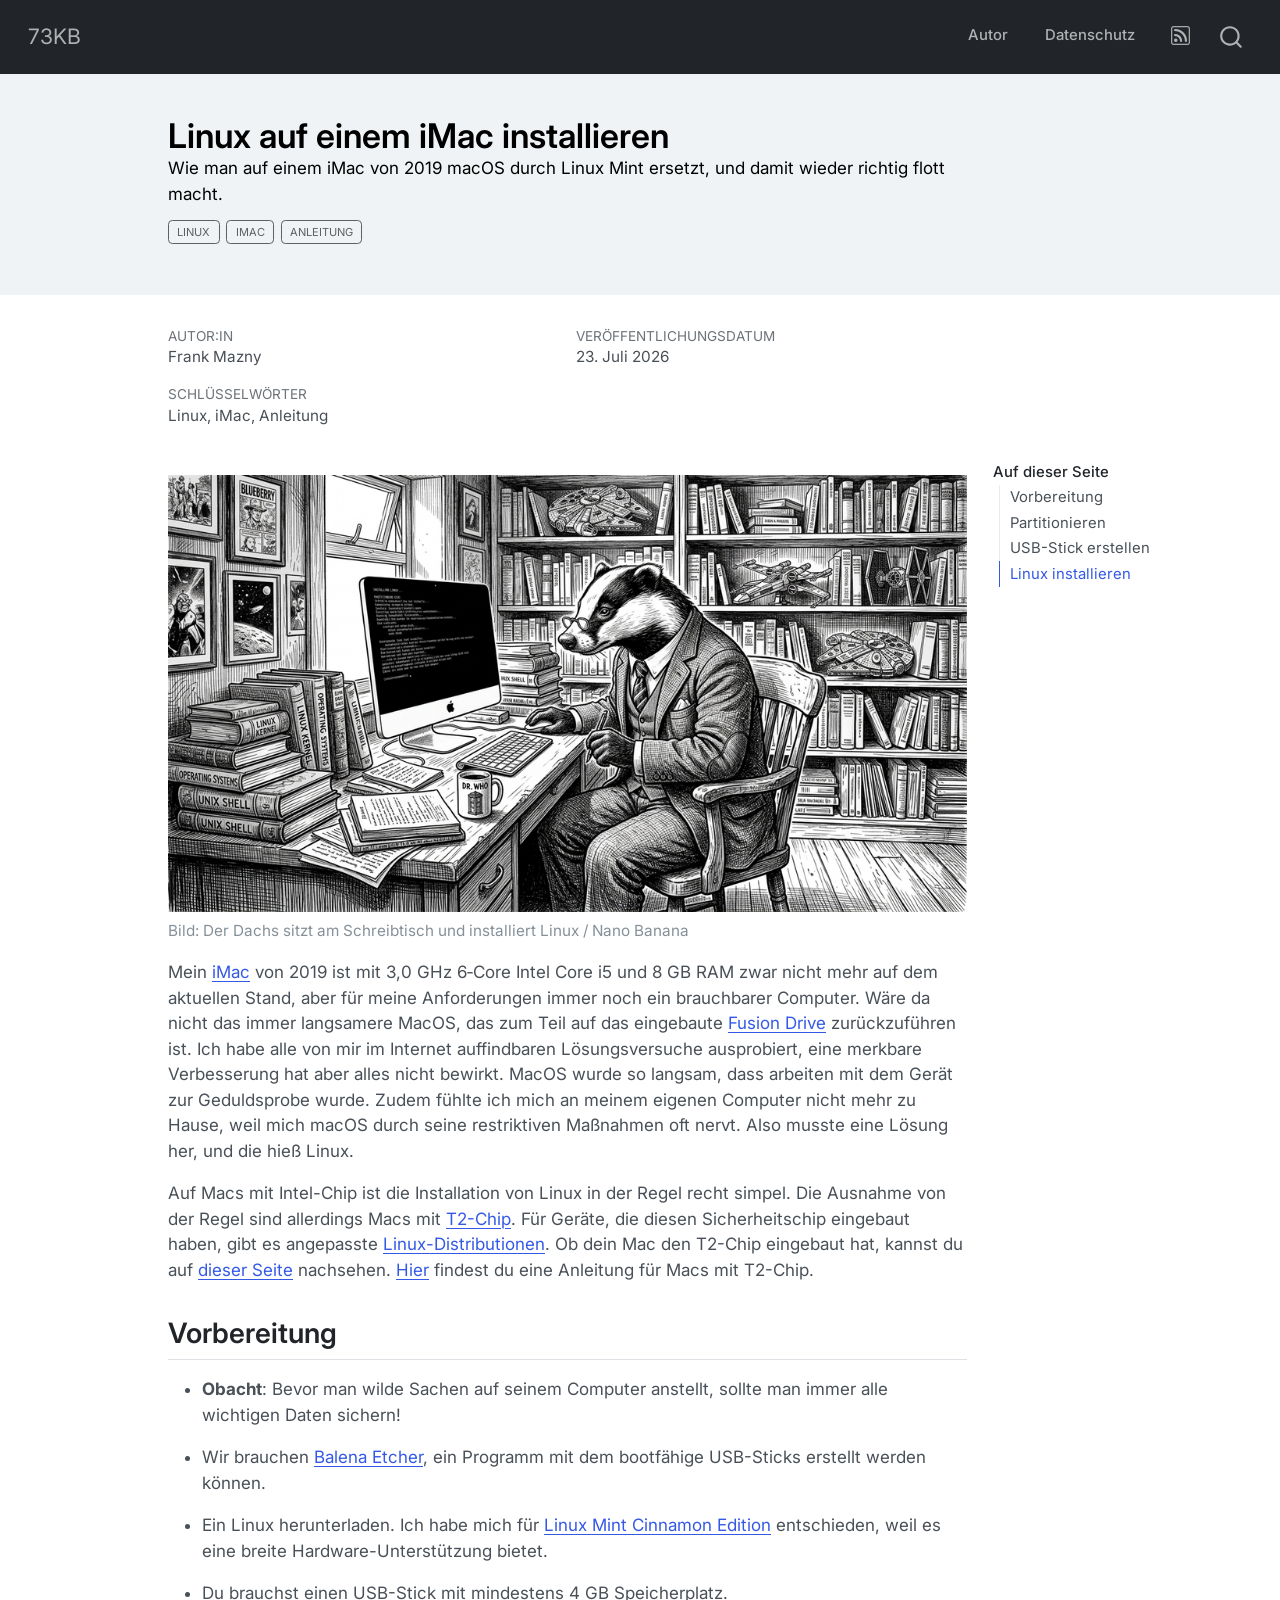
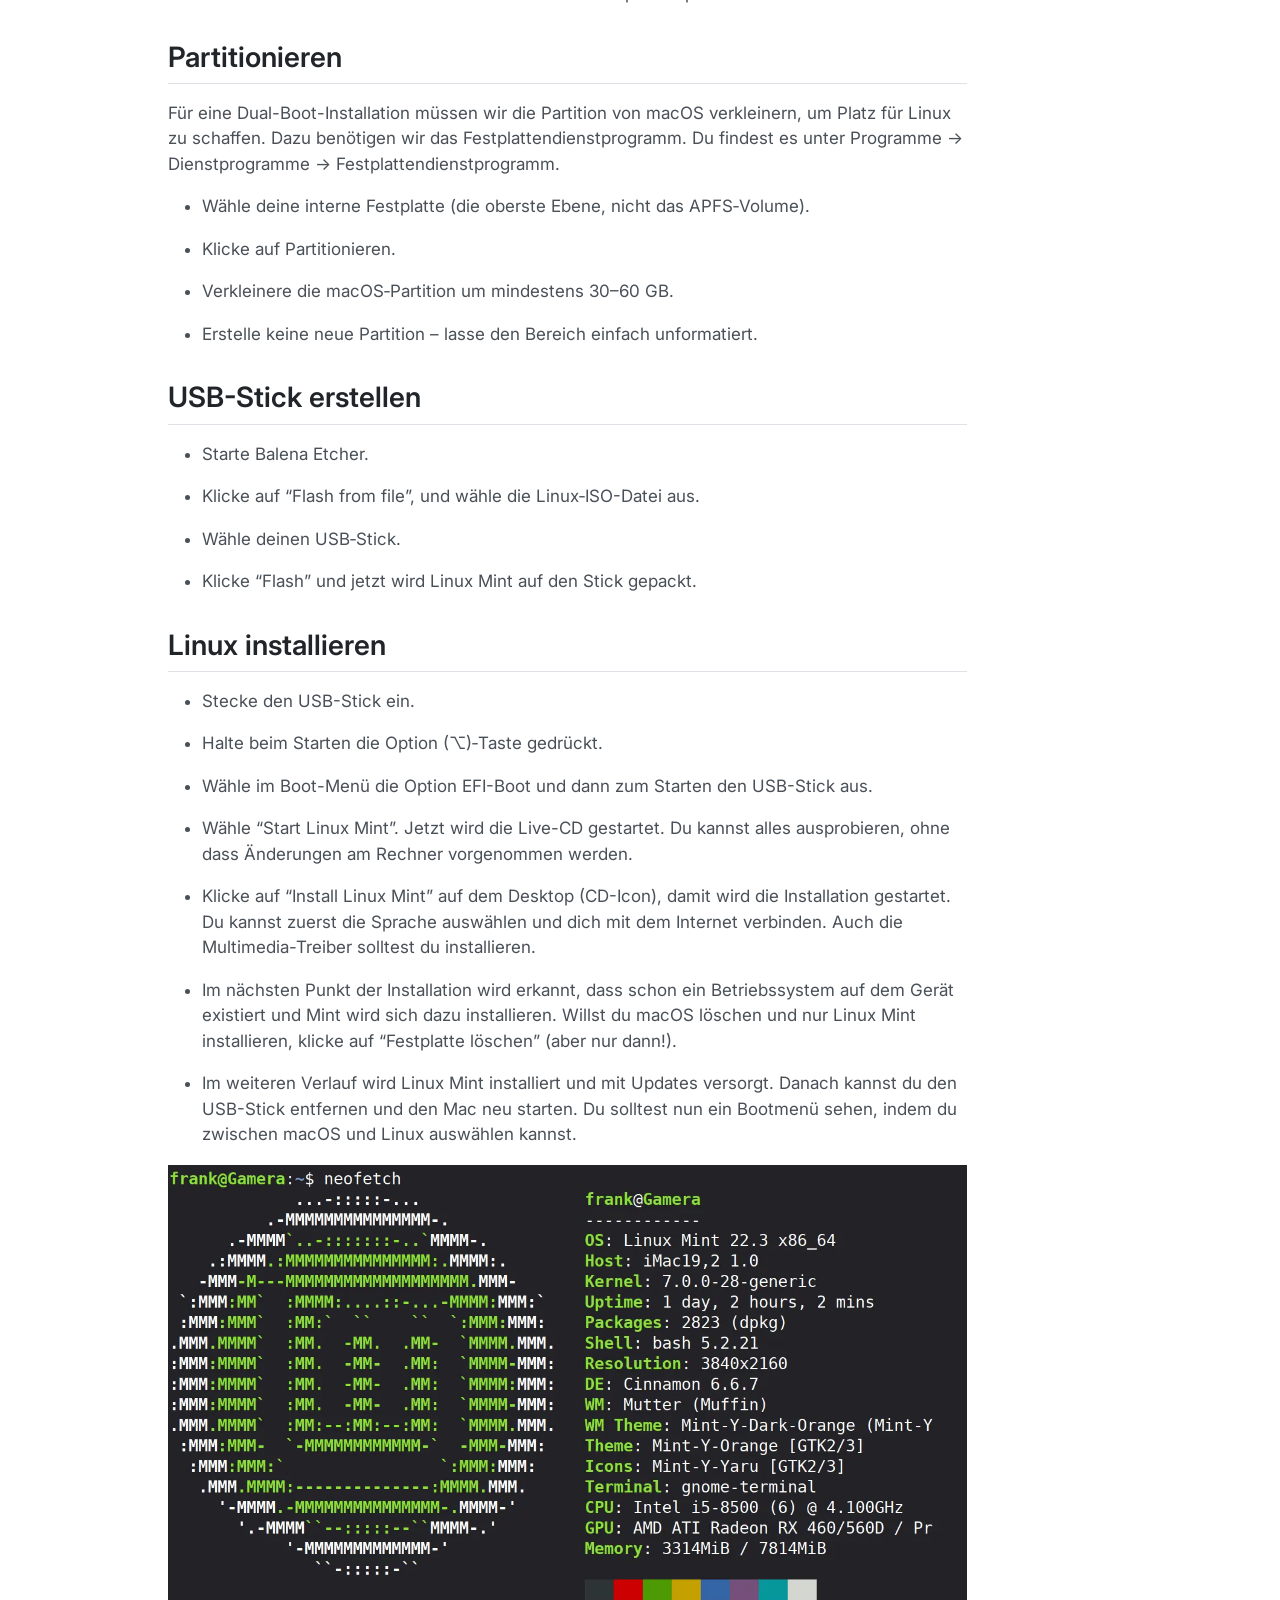
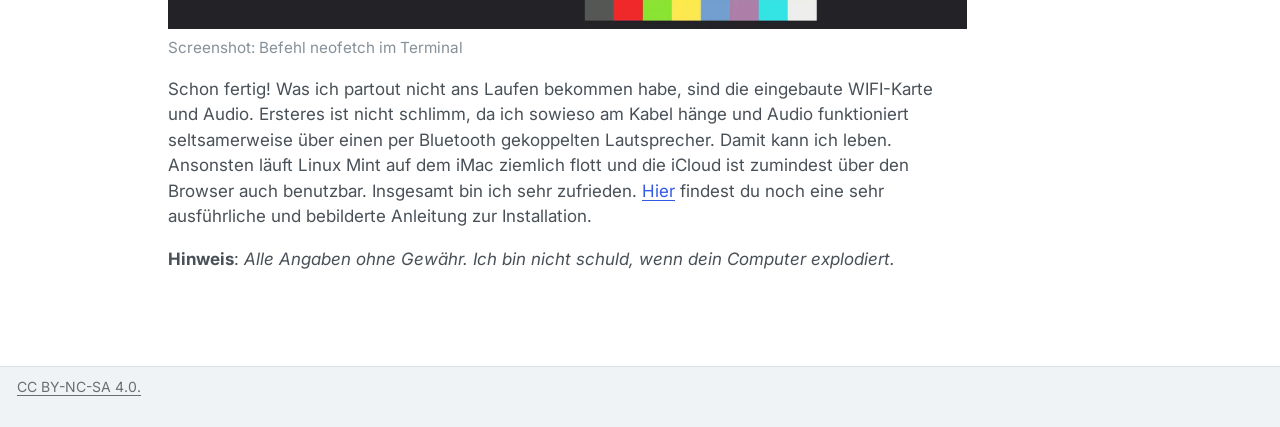
<file: docs/posts/linux-auf-einem-imac-installieren/index.html>
<!DOCTYPE html>
<html xmlns="http://www.w3.org/1999/xhtml" lang="de" xml:lang="de"><head>

<meta charset="utf-8">
<meta name="generator" content="quarto-1.9.38">

<meta name="viewport" content="width=device-width, initial-scale=1.0, user-scalable=yes">

<meta name="author" content="Frank Mazny">
<meta name="keywords" content="Linux, iMac, Anleitung">
<meta name="description" content="Wie man auf einem iMac von 2019 macOS durch Linux Mint ersetzt, und damit wieder richtig flott macht.">

<title>Linux auf einem iMac installieren – 73KB</title>
<style>
/* Default styles provided by pandoc.
** See https://pandoc.org/MANUAL.html#variables-for-html for config info.
*/
code{white-space: pre-wrap;}
span.smallcaps{font-variant: small-caps;}
div.columns{display: flex; gap: min(4vw, 1.5em);}
div.column{flex: auto; overflow-x: auto;}
div.hanging-indent{margin-left: 1.5em; text-indent: -1.5em;}
ul.task-list{list-style: none;}
ul.task-list li input[type="checkbox"] {
  width: 0.8em;
  margin: 0 0.8em 0.2em -1em; /* quarto-specific, see https://github.com/quarto-dev/quarto-cli/issues/4556 */ 
  vertical-align: middle;
}
</style>


<script src="../../site_libs/quarto-nav/quarto-nav.js"></script>
<script src="../../site_libs/quarto-nav/headroom.min.js"></script>
<script src="../../site_libs/clipboard/clipboard.min.js"></script>
<script src="../../site_libs/quarto-search/autocomplete.umd.js"></script>
<script src="../../site_libs/quarto-search/fuse.min.js"></script>
<script src="../../site_libs/quarto-search/quarto-search.js"></script>
<meta name="quarto:offset" content="../../">
<script src="../../site_libs/quarto-html/quarto.js" type="module"></script>
<script src="../../site_libs/quarto-html/tabsets/tabsets.js" type="module"></script>
<script src="../../site_libs/quarto-html/popper.min.js"></script>
<script src="../../site_libs/quarto-html/tippy.umd.min.js"></script>
<script src="../../site_libs/quarto-html/anchor.min.js"></script>
<link href="../../site_libs/quarto-html/tippy.css" rel="stylesheet">
<link href="../../site_libs/quarto-html/quarto-syntax-highlighting-15634bcf2e68342d4ad2dfa704d543f6.css" rel="stylesheet" id="quarto-text-highlighting-styles">
<script src="../../site_libs/bootstrap/bootstrap.min.js"></script>
<link href="../../site_libs/bootstrap/bootstrap-icons.css" rel="stylesheet">
<link href="../../site_libs/bootstrap/bootstrap-15918177bfdae137372244dab4947c83.min.css" rel="stylesheet" append-hash="true" id="quarto-bootstrap" data-mode="light">
<script id="quarto-search-options" type="application/json">{
  "location": "navbar",
  "copy-button": false,
  "collapse-after": 3,
  "panel-placement": "end",
  "type": "overlay",
  "limit": 50,
  "keyboard-shortcut": [
    "f",
    "/",
    "s"
  ],
  "show-item-context": false,
  "language": {
    "search-no-results-text": "Keine Treffer",
    "search-matching-documents-text": "Treffer",
    "search-copy-link-title": "Link in die Suche kopieren",
    "search-hide-matches-text": "Zusätzliche Treffer verbergen",
    "search-more-match-text": "weitere Treffer in diesem Dokument",
    "search-more-matches-text": "weitere Treffer in diesem Dokument",
    "search-clear-button-title": "Zurücksetzen",
    "search-text-placeholder": "",
    "search-detached-cancel-button-title": "Abbrechen",
    "search-submit-button-title": "Abschicken",
    "search-label": "Suchen"
  }
}</script>
<style>

      .quarto-title-block .quarto-title-banner h1,
      .quarto-title-block .quarto-title-banner h2,
      .quarto-title-block .quarto-title-banner h3,
      .quarto-title-block .quarto-title-banner h4,
      .quarto-title-block .quarto-title-banner h5,
      .quarto-title-block .quarto-title-banner h6
      {
        color: black;
      }

      .quarto-title-block .quarto-title-banner {
        color: black;
background: #f0f3f5;
      }
</style>
<script data-goatcounter="https://73kb.goatcounter.com/count" async="" src="//gc.zgo.at/count.js"></script>


<link rel="stylesheet" href="../../styles.css">
</head>

<body class="nav-fixed quarto-light">

<div id="quarto-search-results"></div>
  <header id="quarto-header" class="headroom fixed-top quarto-banner">
    <nav class="navbar navbar-expand-lg " data-bs-theme="dark">
      <div class="navbar-container container-fluid">
      <div class="navbar-brand-container mx-auto">
    <a class="navbar-brand" href="../../index.html">
    <span class="navbar-title">73KB</span>
    </a>
  </div>
            <div id="quarto-search" class="" title="Suchen"></div>
          <button class="navbar-toggler" type="button" data-bs-toggle="collapse" data-bs-target="#navbarCollapse" aria-controls="navbarCollapse" role="menu" aria-expanded="false" aria-label="Navigation umschalten" onclick="if (window.quartoToggleHeadroom) { window.quartoToggleHeadroom(); }">
  <span class="navbar-toggler-icon"></span>
</button>
          <div class="collapse navbar-collapse" id="navbarCollapse">
            <ul class="navbar-nav navbar-nav-scroll ms-auto">
  <li class="nav-item">
    <a class="nav-link" href="../../about.html"> 
<span class="menu-text">Autor</span></a>
  </li>  
  <li class="nav-item">
    <a class="nav-link" href="../../datenschutz.html"> 
<span class="menu-text">Datenschutz</span></a>
  </li>  
  <li class="nav-item compact">
    <a class="nav-link" href="../../index.xml"> <i class="bi bi-rss" role="img">
</i> 
<span class="menu-text"></span></a>
  </li>  
</ul>
          </div> <!-- /navcollapse -->
            <div class="quarto-navbar-tools">
</div>
      </div> <!-- /container-fluid -->
    </nav>
</header>
<!-- content -->
<header id="title-block-header" class="quarto-title-block default page-columns page-full">
  <div class="quarto-title-banner page-columns page-full">
    <div class="quarto-title column-body">
      <h1 class="title">Linux auf einem iMac installieren</h1>
                  <div>
        <div class="description">
          Wie man auf einem iMac von 2019 macOS durch Linux Mint ersetzt, und damit wieder richtig flott macht.
        </div>
      </div>
                          <div class="quarto-categories">
                <div class="quarto-category">Linux</div>
                <div class="quarto-category">iMac</div>
                <div class="quarto-category">Anleitung</div>
              </div>
                  </div>
  </div>
    
  
  <div class="quarto-title-meta">

      <div>
      <div class="quarto-title-meta-heading">Autor:in</div>
      <div class="quarto-title-meta-contents">
               <p>Frank Mazny </p>
            </div>
    </div>
      
      <div>
      <div class="quarto-title-meta-heading">Veröffentlichungsdatum</div>
      <div class="quarto-title-meta-contents">
        <p class="date">23. Juli 2026</p>
      </div>
    </div>
    
      
    </div>
    

  <div>
    <div class="keywords">
      <div class="block-title">Schlüsselwörter</div>
      <p>Linux, iMac, Anleitung</p>
    </div>
  </div>
  
  </header><div id="quarto-content" class="quarto-container page-columns page-rows-contents page-layout-article page-navbar">
<!-- sidebar -->
<!-- margin-sidebar -->
    <div id="quarto-margin-sidebar" class="sidebar margin-sidebar">
        <nav id="TOC" role="doc-toc" class="toc-active">
    <h2 id="toc-title">Auf dieser Seite</h2>
   
  <ul>
  <li><a href="#vorbereitung" id="toc-vorbereitung" class="nav-link active" data-scroll-target="#vorbereitung">Vorbereitung</a></li>
  <li><a href="#partitionieren" id="toc-partitionieren" class="nav-link" data-scroll-target="#partitionieren">Partitionieren</a></li>
  <li><a href="#usb-stick-erstellen" id="toc-usb-stick-erstellen" class="nav-link" data-scroll-target="#usb-stick-erstellen">USB-Stick erstellen</a></li>
  <li><a href="#linux-installieren" id="toc-linux-installieren" class="nav-link" data-scroll-target="#linux-installieren">Linux installieren</a></li>
  </ul>
</nav>
    </div>
<!-- main -->
<main class="content quarto-banner-title-block" id="quarto-document-content">





<div class="quarto-figure quarto-figure-center">
<figure class="figure">
<p><img src="dachs_am_schreibtisch.webp" title="Zeichnung: Ein Dachs in einem altmodischen Tweed-Anzug sitzt an einem hölzernen Schreibtisch auf dem ein iMac von 2019 steht und installiert darauf Linux." class="img-fluid figure-img"></p>
<figcaption>Bild: Der Dachs sitzt am Schreibtisch und installiert Linux / Nano Banana</figcaption>
</figure>
</div>
<p>Mein <a href="https://support.apple.com/de-de/111963">iMac</a> von 2019 ist mit 3,0 GHz 6‑Core Intel Core i5 und 8 GB RAM zwar nicht mehr auf dem aktuellen Stand, aber für meine Anforderungen immer noch ein brauchbarer Computer. Wäre da nicht das immer langsamere MacOS, das zum Teil auf das eingebaute <a href="https://de.wikipedia.org/wiki/Fusion_Drive">Fusion Drive</a> zurückzuführen ist. Ich habe alle von mir im Internet auffindbaren Lösungsversuche ausprobiert, eine merkbare Verbesserung hat aber alles nicht bewirkt. MacOS wurde so langsam, dass arbeiten mit dem Gerät zur Geduldsprobe wurde. Zudem fühlte ich mich an meinem eigenen Computer nicht mehr zu Hause, weil mich macOS durch seine restriktiven Maßnahmen oft nervt. Also musste eine Lösung her, und die hieß Linux.</p>
<p>Auf Macs mit Intel-Chip ist die Installation von Linux in der Regel recht simpel. Die Ausnahme von der Regel sind allerdings Macs mit <a href="https://de.wikipedia.org/wiki/Apple_T2">T2-Chip</a>. Für Geräte, die diesen Sicherheitschip eingebaut haben, gibt es angepasste <a href="https://wiki.t2linux.org/">Linux-Distributionen</a>. Ob dein Mac den T2-Chip eingebaut hat, kannst du auf <a href="https://support.apple.com/de-de/103265">dieser Seite</a> nachsehen. <a href="https://de.ifixit.com/Anleitung/Wie+Linux+auf+einem+T2+Mac+installiert+wird/198407">Hier</a> findest du eine Anleitung für Macs mit T2-Chip.</p>
<section id="vorbereitung" class="level2">
<h2 class="anchored" data-anchor-id="vorbereitung">Vorbereitung</h2>
<ul>
<li><p><strong>Obacht</strong>: Bevor man wilde Sachen auf seinem Computer anstellt, sollte man immer alle wichtigen Daten sichern!</p></li>
<li><p>Wir brauchen <a href="https://etcher.balena.io/">Balena Etcher</a>, ein Programm mit dem bootfähige USB-Sticks erstellt werden können.</p></li>
<li><p>Ein Linux herunterladen. Ich habe mich für <a href="https://www.linuxmint.com/">Linux Mint Cinnamon Edition</a> entschieden, weil es eine breite Hardware-Unterstützung bietet.</p></li>
<li><p>Du brauchst einen USB-Stick mit mindestens 4 GB Speicherplatz.</p></li>
</ul>
</section>
<section id="partitionieren" class="level2">
<h2 class="anchored" data-anchor-id="partitionieren">Partitionieren</h2>
<p>Für eine Dual-Boot-Installation müssen wir die Partition von macOS verkleinern, um Platz für Linux zu schaffen. Dazu benötigen wir das Festplattendienstprogramm. Du findest es unter Programme → Dienstprogramme → Festplattendienstprogramm.</p>
<ul>
<li><p>Wähle deine interne Festplatte (die oberste Ebene, nicht das APFS‑Volume).</p></li>
<li><p>Klicke auf Partitionieren.</p></li>
<li><p>Verkleinere die macOS‑Partition um mindestens 30–60 GB.</p></li>
<li><p>Erstelle keine neue Partition – lasse den Bereich einfach unformatiert.</p></li>
</ul>
</section>
<section id="usb-stick-erstellen" class="level2">
<h2 class="anchored" data-anchor-id="usb-stick-erstellen">USB-Stick erstellen</h2>
<ul>
<li><p>Starte Balena Etcher.</p></li>
<li><p>Klicke auf “Flash from file”, und wähle die Linux‑ISO-Datei aus.</p></li>
<li><p>Wähle deinen USB‑Stick.</p></li>
<li><p>Klicke “Flash” und jetzt wird Linux Mint auf den Stick gepackt.</p></li>
</ul>
</section>
<section id="linux-installieren" class="level2">
<h2 class="anchored" data-anchor-id="linux-installieren">Linux installieren</h2>
<ul>
<li><p>Stecke den USB-Stick ein.</p></li>
<li><p>Halte beim Starten die Option (⌥)‑Taste gedrückt.</p></li>
<li><p>Wähle im Boot-Menü die Option EFI-Boot und dann zum Starten den USB-Stick aus.</p></li>
<li><p>Wähle “Start Linux Mint”. Jetzt wird die Live-CD gestartet. Du kannst alles ausprobieren, ohne dass Änderungen am Rechner vorgenommen werden.</p></li>
<li><p>Klicke auf “Install Linux Mint” auf dem Desktop (CD-Icon), damit wird die Installation gestartet. Du kannst zuerst die Sprache auswählen und dich mit dem Internet verbinden. Auch die Multimedia-Treiber solltest du installieren.</p></li>
<li><p>Im nächsten Punkt der Installation wird erkannt, dass schon ein Betriebssystem auf dem Gerät existiert und Mint wird sich dazu installieren. Willst du macOS löschen und nur Linux Mint installieren, klicke auf “Festplatte löschen” (aber nur dann!).</p></li>
<li><p>Im weiteren Verlauf wird Linux Mint installiert und mit Updates versorgt. Danach kannst du den USB-Stick entfernen und den Mac neu starten. Du solltest nun ein Bootmenü sehen, indem du zwischen macOS und Linux auswählen kannst.</p></li>
</ul>
<div class="quarto-figure quarto-figure-center">
<figure class="figure">
<p><img src="imac_neofetch.webp" title="Screenshot: Befehl neofetch im Terminal" class="img-fluid figure-img"></p>
<figcaption>Screenshot: Befehl neofetch im Terminal</figcaption>
</figure>
</div>
<p>Schon fertig! Was ich partout nicht ans Laufen bekommen habe, sind die eingebaute WIFI-Karte und Audio. Ersteres ist nicht schlimm, da ich sowieso am Kabel hänge und Audio funktioniert seltsamerweise über einen per Bluetooth gekoppelten Lautsprecher. Damit kann ich leben. Ansonsten läuft Linux Mint auf dem iMac ziemlich flott und die iCloud ist zumindest über den Browser auch benutzbar. Insgesamt bin ich sehr zufrieden. <a href="https://linuxsimply.com/linux-basics/os-installation/dual-boot/linux-mint-on-mac/">Hier</a> findest du noch eine sehr ausführliche und bebilderte Anleitung zur Installation.</p>
<p><strong>Hinweis</strong>: <em>Alle Angaben ohne Gewähr. Ich bin nicht schuld, wenn dein Computer explodiert.</em></p>


</section>

</main> <!-- /main -->
<script id="quarto-html-after-body" type="application/javascript">
  window.document.addEventListener("DOMContentLoaded", function (event) {
    const icon = "";
    const anchorJS = new window.AnchorJS();
    anchorJS.options = {
      placement: 'right',
      icon: icon
    };
    anchorJS.add('.anchored');
    const isCodeAnnotation = (el) => {
      for (const clz of el.classList) {
        if (clz.startsWith('code-annotation-')) {                     
          return true;
        }
      }
      return false;
    }
    const onCopySuccess = function(e) {
      // button target
      const button = e.trigger;
      // don't keep focus
      button.blur();
      // flash "checked"
      button.classList.add('code-copy-button-checked');
      var currentTitle = button.getAttribute("title");
      button.setAttribute("title", "Kopiert");
      let tooltip;
      if (window.bootstrap) {
        button.setAttribute("data-bs-toggle", "tooltip");
        button.setAttribute("data-bs-placement", "left");
        button.setAttribute("data-bs-title", "Kopiert");
        tooltip = new bootstrap.Tooltip(button, 
          { trigger: "manual", 
            customClass: "code-copy-button-tooltip",
            offset: [0, -8]});
        tooltip.show();    
      }
      setTimeout(function() {
        if (tooltip) {
          tooltip.hide();
          button.removeAttribute("data-bs-title");
          button.removeAttribute("data-bs-toggle");
          button.removeAttribute("data-bs-placement");
        }
        button.setAttribute("title", currentTitle);
        button.classList.remove('code-copy-button-checked');
      }, 1000);
      // clear code selection
      e.clearSelection();
    }
    const getTextToCopy = function(trigger) {
      const outerScaffold = trigger.parentElement.cloneNode(true);
      const codeEl = outerScaffold.querySelector('code');
      for (const childEl of codeEl.children) {
        if (isCodeAnnotation(childEl)) {
          childEl.remove();
        }
      }
      return codeEl.innerText;
    }
    const clipboard = new window.ClipboardJS('.code-copy-button:not([data-in-quarto-modal])', {
      text: getTextToCopy
    });
    clipboard.on('success', onCopySuccess);
    if (window.document.getElementById('quarto-embedded-source-code-modal')) {
      const clipboardModal = new window.ClipboardJS('.code-copy-button[data-in-quarto-modal]', {
        text: getTextToCopy,
        container: window.document.getElementById('quarto-embedded-source-code-modal')
      });
      clipboardModal.on('success', onCopySuccess);
    }
      var localhostRegex = new RegExp(/^(?:http|https):\/\/localhost\:?[0-9]*\//);
      var mailtoRegex = new RegExp(/^mailto:/);
        var filterRegex = new RegExp("https:\/\/73kb\.github\.io\/");
      var isInternal = (href) => {
          return filterRegex.test(href) || localhostRegex.test(href) || mailtoRegex.test(href);
      }
      // Inspect non-navigation links and adorn them if external
     var links = window.document.querySelectorAll('a[href]:not(.nav-link):not(.navbar-brand):not(.toc-action):not(.sidebar-link):not(.sidebar-item-toggle):not(.pagination-link):not(.no-external):not([aria-hidden]):not(.dropdown-item):not(.quarto-navigation-tool):not(.about-link)');
      for (var i=0; i<links.length; i++) {
        const link = links[i];
        if (!isInternal(link.href)) {
          // undo the damage that might have been done by quarto-nav.js in the case of
          // links that we want to consider external
          if (link.dataset.originalHref !== undefined) {
            link.href = link.dataset.originalHref;
          }
        }
      }
    function tippyHover(el, contentFn, onTriggerFn, onUntriggerFn) {
      const config = {
        allowHTML: true,
        maxWidth: 500,
        delay: 100,
        arrow: false,
        appendTo: function(el) {
            return el.parentElement;
        },
        interactive: true,
        interactiveBorder: 10,
        theme: 'quarto',
        placement: 'bottom-start',
      };
      if (contentFn) {
        config.content = contentFn;
      }
      if (onTriggerFn) {
        config.onTrigger = onTriggerFn;
      }
      if (onUntriggerFn) {
        config.onUntrigger = onUntriggerFn;
      }
      window.tippy(el, config); 
    }
    const noterefs = window.document.querySelectorAll('a[role="doc-noteref"]');
    for (var i=0; i<noterefs.length; i++) {
      const ref = noterefs[i];
      tippyHover(ref, function() {
        // use id or data attribute instead here
        let href = ref.getAttribute('data-footnote-href') || ref.getAttribute('href');
        try { href = new URL(href).hash; } catch {}
        const id = href.replace(/^#\/?/, "");
        const note = window.document.getElementById(id);
        if (note) {
          return note.innerHTML;
        } else {
          return "";
        }
      });
    }
    const xrefs = window.document.querySelectorAll('a.quarto-xref');
    const processXRef = (id, note) => {
      // Strip column container classes
      const stripColumnClz = (el) => {
        el.classList.remove("page-full", "page-columns");
        if (el.children) {
          for (const child of el.children) {
            stripColumnClz(child);
          }
        }
      }
      stripColumnClz(note)
      if (id === null || id.startsWith('sec-')) {
        // Special case sections, only their first couple elements
        const container = document.createElement("div");
        if (note.children && note.children.length > 2) {
          container.appendChild(note.children[0].cloneNode(true));
          for (let i = 1; i < note.children.length; i++) {
            const child = note.children[i];
            if (child.tagName === "P" && child.innerText === "") {
              continue;
            } else {
              container.appendChild(child.cloneNode(true));
              break;
            }
          }
          if (window.Quarto?.typesetMath) {
            window.Quarto.typesetMath(container);
          }
          return container.innerHTML
        } else {
          if (window.Quarto?.typesetMath) {
            window.Quarto.typesetMath(note);
          }
          return note.innerHTML;
        }
      } else {
        // Remove any anchor links if they are present
        const anchorLink = note.querySelector('a.anchorjs-link');
        if (anchorLink) {
          anchorLink.remove();
        }
        if (window.Quarto?.typesetMath) {
          window.Quarto.typesetMath(note);
        }
        if (note.classList.contains("callout")) {
          return note.outerHTML;
        } else {
          return note.innerHTML;
        }
      }
    }
    for (var i=0; i<xrefs.length; i++) {
      const xref = xrefs[i];
      tippyHover(xref, undefined, function(instance) {
        instance.disable();
        let url = xref.getAttribute('href');
        let hash = undefined; 
        if (url.startsWith('#')) {
          hash = url;
        } else {
          try { hash = new URL(url).hash; } catch {}
        }
        if (hash) {
          const id = hash.replace(/^#\/?/, "");
          const note = window.document.getElementById(id);
          if (note !== null) {
            try {
              const html = processXRef(id, note.cloneNode(true));
              instance.setContent(html);
            } finally {
              instance.enable();
              instance.show();
            }
          } else {
            // See if we can fetch this
            fetch(url.split('#')[0])
            .then(res => res.text())
            .then(html => {
              const parser = new DOMParser();
              const htmlDoc = parser.parseFromString(html, "text/html");
              const note = htmlDoc.getElementById(id);
              if (note !== null) {
                const html = processXRef(id, note);
                instance.setContent(html);
              } 
            }).finally(() => {
              instance.enable();
              instance.show();
            });
          }
        } else {
          // See if we can fetch a full url (with no hash to target)
          // This is a special case and we should probably do some content thinning / targeting
          fetch(url)
          .then(res => res.text())
          .then(html => {
            const parser = new DOMParser();
            const htmlDoc = parser.parseFromString(html, "text/html");
            const note = htmlDoc.querySelector('main.content');
            if (note !== null) {
              // This should only happen for chapter cross references
              // (since there is no id in the URL)
              // remove the first header
              if (note.children.length > 0 && note.children[0].tagName === "HEADER") {
                note.children[0].remove();
              }
              const html = processXRef(null, note);
              instance.setContent(html);
            } 
          }).finally(() => {
            instance.enable();
            instance.show();
          });
        }
      }, function(instance) {
      });
    }
        let selectedAnnoteEl;
        const selectorForAnnotation = ( cell, annotation) => {
          let cellAttr = 'data-code-cell="' + cell + '"';
          let lineAttr = 'data-code-annotation="' +  annotation + '"';
          const selector = 'span[' + cellAttr + '][' + lineAttr + ']';
          return selector;
        }
        const selectCodeLines = (annoteEl) => {
          const doc = window.document;
          const targetCell = annoteEl.getAttribute("data-target-cell");
          const targetAnnotation = annoteEl.getAttribute("data-target-annotation");
          const annoteSpan = window.document.querySelector(selectorForAnnotation(targetCell, targetAnnotation));
          const lines = annoteSpan.getAttribute("data-code-lines").split(",");
          const lineIds = lines.map((line) => {
            return targetCell + "-" + line;
          })
          let top = null;
          let height = null;
          let parent = null;
          if (lineIds.length > 0) {
              //compute the position of the single el (top and bottom and make a div)
              const el = window.document.getElementById(lineIds[0]);
              top = el.offsetTop;
              height = el.offsetHeight;
              parent = el.parentElement.parentElement;
            if (lineIds.length > 1) {
              const lastEl = window.document.getElementById(lineIds[lineIds.length - 1]);
              const bottom = lastEl.offsetTop + lastEl.offsetHeight;
              height = bottom - top;
            }
            if (top !== null && height !== null && parent !== null) {
              // cook up a div (if necessary) and position it 
              let div = window.document.getElementById("code-annotation-line-highlight");
              if (div === null) {
                div = window.document.createElement("div");
                div.setAttribute("id", "code-annotation-line-highlight");
                div.style.position = 'absolute';
                parent.appendChild(div);
              }
              div.style.top = top - 2 + "px";
              div.style.height = height + 4 + "px";
              div.style.left = 0;
              let gutterDiv = window.document.getElementById("code-annotation-line-highlight-gutter");
              if (gutterDiv === null) {
                gutterDiv = window.document.createElement("div");
                gutterDiv.setAttribute("id", "code-annotation-line-highlight-gutter");
                gutterDiv.style.position = 'absolute';
                const codeCell = window.document.getElementById(targetCell);
                const gutter = codeCell.querySelector('.code-annotation-gutter');
                gutter.appendChild(gutterDiv);
              }
              gutterDiv.style.top = top - 2 + "px";
              gutterDiv.style.height = height + 4 + "px";
            }
            selectedAnnoteEl = annoteEl;
          }
        };
        const unselectCodeLines = () => {
          const elementsIds = ["code-annotation-line-highlight", "code-annotation-line-highlight-gutter"];
          elementsIds.forEach((elId) => {
            const div = window.document.getElementById(elId);
            if (div) {
              div.remove();
            }
          });
          selectedAnnoteEl = undefined;
        };
          // Handle positioning of the toggle
      window.addEventListener(
        "resize",
        throttle(() => {
          elRect = undefined;
          if (selectedAnnoteEl) {
            selectCodeLines(selectedAnnoteEl);
          }
        }, 10)
      );
      function throttle(fn, ms) {
      let throttle = false;
      let timer;
        return (...args) => {
          if(!throttle) { // first call gets through
              fn.apply(this, args);
              throttle = true;
          } else { // all the others get throttled
              if(timer) clearTimeout(timer); // cancel #2
              timer = setTimeout(() => {
                fn.apply(this, args);
                timer = throttle = false;
              }, ms);
          }
        };
      }
        // Attach click handler to the DT
        const annoteDls = window.document.querySelectorAll('dt[data-target-cell]');
        for (const annoteDlNode of annoteDls) {
          annoteDlNode.addEventListener('click', (event) => {
            const clickedEl = event.target;
            if (clickedEl !== selectedAnnoteEl) {
              unselectCodeLines();
              const activeEl = window.document.querySelector('dt[data-target-cell].code-annotation-active');
              if (activeEl) {
                activeEl.classList.remove('code-annotation-active');
              }
              selectCodeLines(clickedEl);
              clickedEl.classList.add('code-annotation-active');
            } else {
              // Unselect the line
              unselectCodeLines();
              clickedEl.classList.remove('code-annotation-active');
            }
          });
        }
    const findCites = (el) => {
      const parentEl = el.parentElement;
      if (parentEl) {
        const cites = parentEl.dataset.cites;
        if (cites) {
          return {
            el,
            cites: cites.split(' ')
          };
        } else {
          return findCites(el.parentElement)
        }
      } else {
        return undefined;
      }
    };
    var bibliorefs = window.document.querySelectorAll('a[role="doc-biblioref"]');
    for (var i=0; i<bibliorefs.length; i++) {
      const ref = bibliorefs[i];
      const citeInfo = findCites(ref);
      if (citeInfo) {
        tippyHover(citeInfo.el, function() {
          var popup = window.document.createElement('div');
          citeInfo.cites.forEach(function(cite) {
            var citeDiv = window.document.createElement('div');
            citeDiv.classList.add('hanging-indent');
            citeDiv.classList.add('csl-entry');
            var biblioDiv = window.document.getElementById('ref-' + cite);
            if (biblioDiv) {
              citeDiv.innerHTML = biblioDiv.innerHTML;
            }
            popup.appendChild(citeDiv);
          });
          return popup.innerHTML;
        });
      }
    }
  });
  </script>
<input type="hidden" id="giscus-base-theme" value="light">
<input type="hidden" id="giscus-alt-theme" value="dark">
<script>
  function loadGiscus() {
    // Function to get the theme based on body class
    const getTheme = () => {
      let baseTheme = document.getElementById('giscus-base-theme').value;
      let altTheme = document.getElementById('giscus-alt-theme').value;
      return document.body.classList.contains('quarto-dark') ? altTheme : baseTheme;
    };
    const script = document.createElement("script");
    script.src = "https://giscus.app/client.js";
    script.async = true;
    script.dataset.repo = "73kb/73kb.github.io";
    script.dataset.repoId = "R_kgDOTOd4Cw";
    script.dataset.category = "General";
    script.dataset.categoryId = "DIC_kwDOTOd4C84DAxKs";
    script.dataset.mapping = "title";
    script.dataset.reactionsEnabled = "1";
    script.dataset.emitMetadata = "0";
    script.dataset.inputPosition = "top";
    script.dataset.theme = getTheme();
    script.dataset.lang = "en";
    script.crossOrigin = "anonymous";
    // Append the script to the desired div instead of at the end of the body
    document.getElementById("quarto-content").appendChild(script);
  }
  loadGiscus();
</script>
</div> <!-- /content -->
<footer class="footer">
  <div class="nav-footer">
    <div class="nav-footer-left">
<p><a href="https://creativecommons.org/licenses/by-nc-sa/4.0/deed.de">CC BY-NC-SA 4.0.</a></p>
</div>   
    <div class="nav-footer-center">
      &nbsp;
    </div>
    <div class="nav-footer-right">
      &nbsp;
    </div>
  </div>
</footer>




</body></html>
</file>
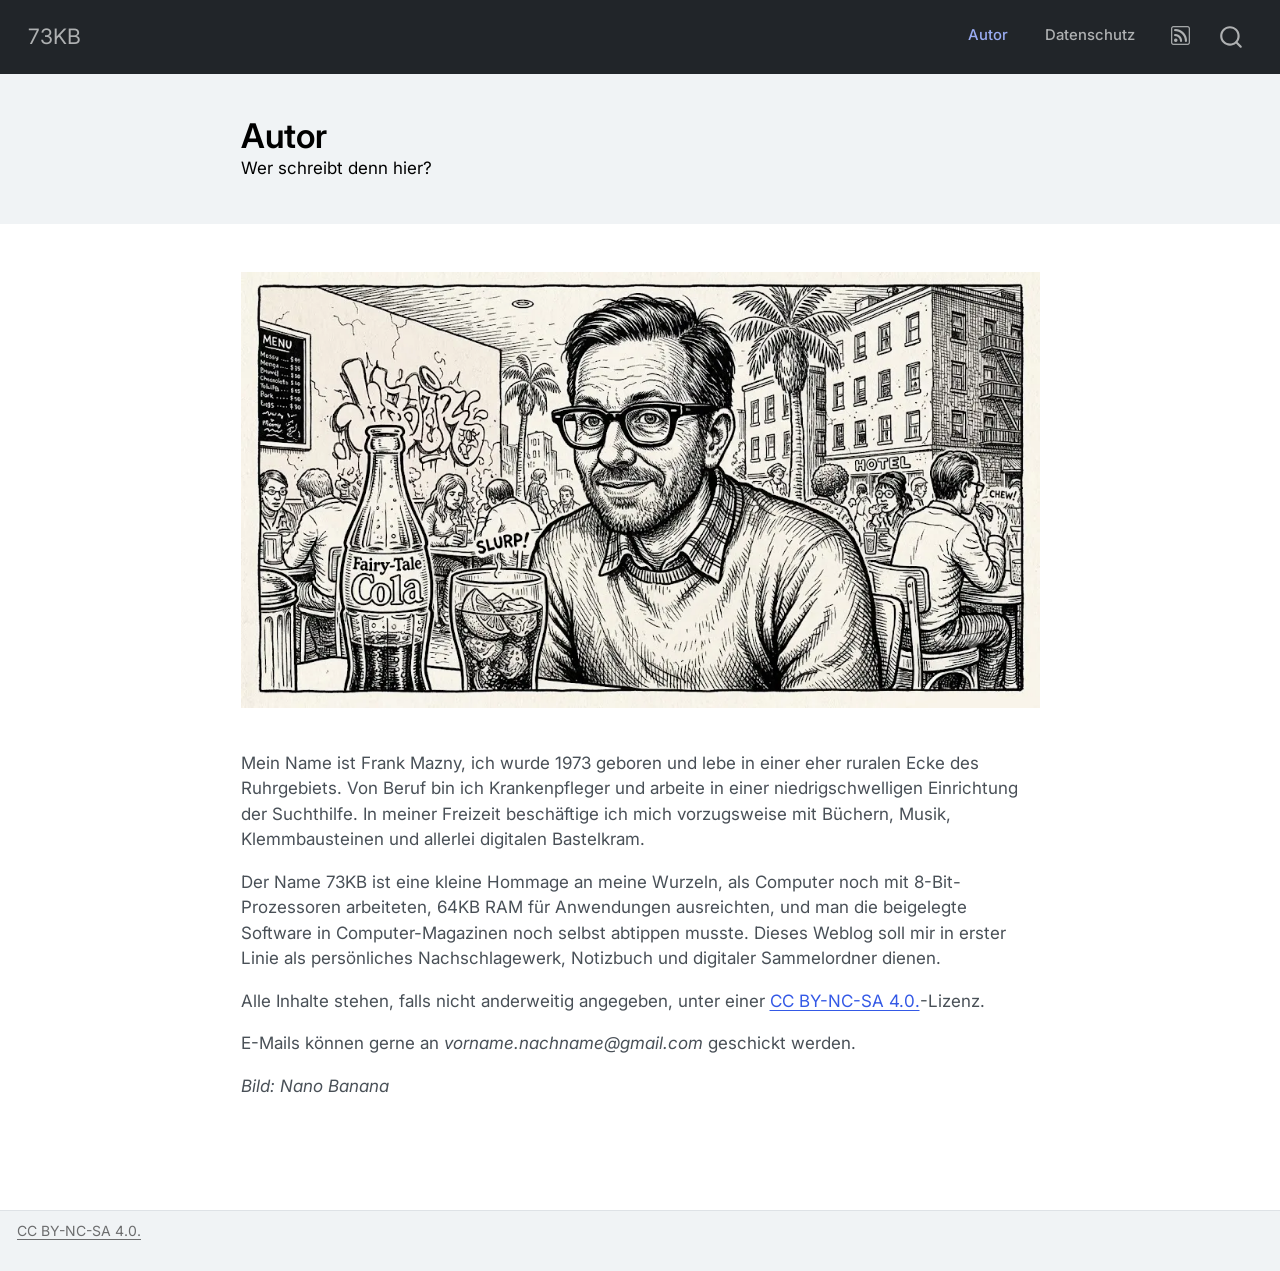
<file: docs/about.html>
<!DOCTYPE html>
<html xmlns="http://www.w3.org/1999/xhtml" lang="de" xml:lang="de"><head>

<meta charset="utf-8">
<meta name="generator" content="quarto-1.9.38">

<meta name="viewport" content="width=device-width, initial-scale=1.0, user-scalable=yes">

<meta name="description" content="Wer schreibt denn hier?">

<title>Autor – 73KB</title>
<style>
/* Default styles provided by pandoc.
** See https://pandoc.org/MANUAL.html#variables-for-html for config info.
*/
code{white-space: pre-wrap;}
span.smallcaps{font-variant: small-caps;}
div.columns{display: flex; gap: min(4vw, 1.5em);}
div.column{flex: auto; overflow-x: auto;}
div.hanging-indent{margin-left: 1.5em; text-indent: -1.5em;}
ul.task-list{list-style: none;}
ul.task-list li input[type="checkbox"] {
  width: 0.8em;
  margin: 0 0.8em 0.2em -1em; /* quarto-specific, see https://github.com/quarto-dev/quarto-cli/issues/4556 */ 
  vertical-align: middle;
}
</style>


<script src="site_libs/quarto-nav/quarto-nav.js"></script>
<script src="site_libs/quarto-nav/headroom.min.js"></script>
<script src="site_libs/clipboard/clipboard.min.js"></script>
<script src="site_libs/quarto-search/autocomplete.umd.js"></script>
<script src="site_libs/quarto-search/fuse.min.js"></script>
<script src="site_libs/quarto-search/quarto-search.js"></script>
<meta name="quarto:offset" content="./">
<script src="site_libs/quarto-html/quarto.js" type="module"></script>
<script src="site_libs/quarto-html/tabsets/tabsets.js" type="module"></script>
<script src="site_libs/quarto-html/popper.min.js"></script>
<script src="site_libs/quarto-html/tippy.umd.min.js"></script>
<link href="site_libs/quarto-html/tippy.css" rel="stylesheet">
<link href="site_libs/quarto-html/quarto-syntax-highlighting-15634bcf2e68342d4ad2dfa704d543f6.css" rel="stylesheet" id="quarto-text-highlighting-styles">
<script src="site_libs/bootstrap/bootstrap.min.js"></script>
<link href="site_libs/bootstrap/bootstrap-icons.css" rel="stylesheet">
<link href="site_libs/bootstrap/bootstrap-15918177bfdae137372244dab4947c83.min.css" rel="stylesheet" append-hash="true" id="quarto-bootstrap" data-mode="light">
<script id="quarto-search-options" type="application/json">{
  "location": "navbar",
  "copy-button": false,
  "collapse-after": 3,
  "panel-placement": "end",
  "type": "overlay",
  "limit": 50,
  "keyboard-shortcut": [
    "f",
    "/",
    "s"
  ],
  "show-item-context": false,
  "language": {
    "search-no-results-text": "Keine Treffer",
    "search-matching-documents-text": "Treffer",
    "search-copy-link-title": "Link in die Suche kopieren",
    "search-hide-matches-text": "Zusätzliche Treffer verbergen",
    "search-more-match-text": "weitere Treffer in diesem Dokument",
    "search-more-matches-text": "weitere Treffer in diesem Dokument",
    "search-clear-button-title": "Zurücksetzen",
    "search-text-placeholder": "",
    "search-detached-cancel-button-title": "Abbrechen",
    "search-submit-button-title": "Abschicken",
    "search-label": "Suchen"
  }
}</script>
<style>

      .quarto-title-block .quarto-title-banner h1,
      .quarto-title-block .quarto-title-banner h2,
      .quarto-title-block .quarto-title-banner h3,
      .quarto-title-block .quarto-title-banner h4,
      .quarto-title-block .quarto-title-banner h5,
      .quarto-title-block .quarto-title-banner h6
      {
        color: black;
      }

      .quarto-title-block .quarto-title-banner {
        color: black;
background: #f0f3f5;
      }
</style>
<script data-goatcounter="https://73kb.goatcounter.com/count" async="" src="//gc.zgo.at/count.js"></script>


<link rel="stylesheet" href="styles.css">
</head>

<body class="nav-fixed fullcontent quarto-light">

<div id="quarto-search-results"></div>
  <header id="quarto-header" class="headroom fixed-top quarto-banner">
    <nav class="navbar navbar-expand-lg " data-bs-theme="dark">
      <div class="navbar-container container-fluid">
      <div class="navbar-brand-container mx-auto">
    <a class="navbar-brand" href="./index.html">
    <span class="navbar-title">73KB</span>
    </a>
  </div>
            <div id="quarto-search" class="" title="Suchen"></div>
          <button class="navbar-toggler" type="button" data-bs-toggle="collapse" data-bs-target="#navbarCollapse" aria-controls="navbarCollapse" role="menu" aria-expanded="false" aria-label="Navigation umschalten" onclick="if (window.quartoToggleHeadroom) { window.quartoToggleHeadroom(); }">
  <span class="navbar-toggler-icon"></span>
</button>
          <div class="collapse navbar-collapse" id="navbarCollapse">
            <ul class="navbar-nav navbar-nav-scroll ms-auto">
  <li class="nav-item">
    <a class="nav-link active" href="./about.html" aria-current="page"> 
<span class="menu-text">Autor</span></a>
  </li>  
  <li class="nav-item">
    <a class="nav-link" href="./datenschutz.html"> 
<span class="menu-text">Datenschutz</span></a>
  </li>  
  <li class="nav-item compact">
    <a class="nav-link" href="./index.xml"> <i class="bi bi-rss" role="img">
</i> 
<span class="menu-text"></span></a>
  </li>  
</ul>
          </div> <!-- /navcollapse -->
            <div class="quarto-navbar-tools">
</div>
      </div> <!-- /container-fluid -->
    </nav>
</header>
<!-- content -->
<header id="title-block-header" class="quarto-title-block default page-columns page-full">
  <div class="quarto-title-banner page-columns page-full">
    <div class="quarto-title column-body">
      <h1 class="title">Autor</h1>
                  <div>
        <div class="description">
          Wer schreibt denn hier?
        </div>
      </div>
                </div>
  </div>
  <div class="quarto-title-meta">
    </div>
  </header><div id="quarto-content" class="quarto-container page-columns page-rows-contents page-layout-article page-navbar">
<!-- sidebar -->
<!-- margin-sidebar -->
    
<!-- main -->
<div class="quarto-about-marquee">
  <div class="about-image-container">
    <img src="profile_crumb.webp" class="about-image " style="width: 100%;">
  </div>
  <div class="about-contents">
     <main class="content quarto-banner-title-block" id="quarto-document-content">
<p>Mein Name ist Frank Mazny, ich wurde 1973 geboren und lebe in einer eher ruralen Ecke des Ruhrgebiets. Von Beruf bin ich Krankenpfleger und arbeite in einer niedrigschwelligen Einrichtung der Suchthilfe. In meiner Freizeit beschäftige ich mich vorzugsweise mit Büchern, Musik, Klemmbausteinen und allerlei digitalen Bastelkram.</p>
<p>Der Name 73KB ist eine kleine Hommage an meine Wurzeln, als Computer noch mit 8-Bit-Prozessoren arbeiteten, 64KB RAM für Anwendungen ausreichten, und man die beigelegte Software in Computer-Magazinen noch selbst abtippen musste. Dieses Weblog soll mir in erster Linie als persönliches Nachschlagewerk, Notizbuch und digitaler Sammelordner dienen.</p>
<p>Alle Inhalte stehen, falls nicht anderweitig angegeben, unter einer <a href="https://creativecommons.org/licenses/by-nc-sa/4.0/deed.de">CC BY-NC-SA 4.0.</a>-Lizenz.</p>
<p>E-Mails können gerne an <em>vorname.nachname@gmail.com</em> geschickt werden.</p>
<p><em>Bild: Nano Banana</em></p>


</main> 
  </div>
</div>
 <!-- /main -->
<script id="quarto-html-after-body" type="application/javascript">
  window.document.addEventListener("DOMContentLoaded", function (event) {
    const isCodeAnnotation = (el) => {
      for (const clz of el.classList) {
        if (clz.startsWith('code-annotation-')) {                     
          return true;
        }
      }
      return false;
    }
    const onCopySuccess = function(e) {
      // button target
      const button = e.trigger;
      // don't keep focus
      button.blur();
      // flash "checked"
      button.classList.add('code-copy-button-checked');
      var currentTitle = button.getAttribute("title");
      button.setAttribute("title", "Kopiert");
      let tooltip;
      if (window.bootstrap) {
        button.setAttribute("data-bs-toggle", "tooltip");
        button.setAttribute("data-bs-placement", "left");
        button.setAttribute("data-bs-title", "Kopiert");
        tooltip = new bootstrap.Tooltip(button, 
          { trigger: "manual", 
            customClass: "code-copy-button-tooltip",
            offset: [0, -8]});
        tooltip.show();    
      }
      setTimeout(function() {
        if (tooltip) {
          tooltip.hide();
          button.removeAttribute("data-bs-title");
          button.removeAttribute("data-bs-toggle");
          button.removeAttribute("data-bs-placement");
        }
        button.setAttribute("title", currentTitle);
        button.classList.remove('code-copy-button-checked');
      }, 1000);
      // clear code selection
      e.clearSelection();
    }
    const getTextToCopy = function(trigger) {
      const outerScaffold = trigger.parentElement.cloneNode(true);
      const codeEl = outerScaffold.querySelector('code');
      for (const childEl of codeEl.children) {
        if (isCodeAnnotation(childEl)) {
          childEl.remove();
        }
      }
      return codeEl.innerText;
    }
    const clipboard = new window.ClipboardJS('.code-copy-button:not([data-in-quarto-modal])', {
      text: getTextToCopy
    });
    clipboard.on('success', onCopySuccess);
    if (window.document.getElementById('quarto-embedded-source-code-modal')) {
      const clipboardModal = new window.ClipboardJS('.code-copy-button[data-in-quarto-modal]', {
        text: getTextToCopy,
        container: window.document.getElementById('quarto-embedded-source-code-modal')
      });
      clipboardModal.on('success', onCopySuccess);
    }
      var localhostRegex = new RegExp(/^(?:http|https):\/\/localhost\:?[0-9]*\//);
      var mailtoRegex = new RegExp(/^mailto:/);
        var filterRegex = new RegExp("https:\/\/73kb\.github\.io\/");
      var isInternal = (href) => {
          return filterRegex.test(href) || localhostRegex.test(href) || mailtoRegex.test(href);
      }
      // Inspect non-navigation links and adorn them if external
     var links = window.document.querySelectorAll('a[href]:not(.nav-link):not(.navbar-brand):not(.toc-action):not(.sidebar-link):not(.sidebar-item-toggle):not(.pagination-link):not(.no-external):not([aria-hidden]):not(.dropdown-item):not(.quarto-navigation-tool):not(.about-link)');
      for (var i=0; i<links.length; i++) {
        const link = links[i];
        if (!isInternal(link.href)) {
          // undo the damage that might have been done by quarto-nav.js in the case of
          // links that we want to consider external
          if (link.dataset.originalHref !== undefined) {
            link.href = link.dataset.originalHref;
          }
        }
      }
    function tippyHover(el, contentFn, onTriggerFn, onUntriggerFn) {
      const config = {
        allowHTML: true,
        maxWidth: 500,
        delay: 100,
        arrow: false,
        appendTo: function(el) {
            return el.parentElement;
        },
        interactive: true,
        interactiveBorder: 10,
        theme: 'quarto',
        placement: 'bottom-start',
      };
      if (contentFn) {
        config.content = contentFn;
      }
      if (onTriggerFn) {
        config.onTrigger = onTriggerFn;
      }
      if (onUntriggerFn) {
        config.onUntrigger = onUntriggerFn;
      }
      window.tippy(el, config); 
    }
    const noterefs = window.document.querySelectorAll('a[role="doc-noteref"]');
    for (var i=0; i<noterefs.length; i++) {
      const ref = noterefs[i];
      tippyHover(ref, function() {
        // use id or data attribute instead here
        let href = ref.getAttribute('data-footnote-href') || ref.getAttribute('href');
        try { href = new URL(href).hash; } catch {}
        const id = href.replace(/^#\/?/, "");
        const note = window.document.getElementById(id);
        if (note) {
          return note.innerHTML;
        } else {
          return "";
        }
      });
    }
    const xrefs = window.document.querySelectorAll('a.quarto-xref');
    const processXRef = (id, note) => {
      // Strip column container classes
      const stripColumnClz = (el) => {
        el.classList.remove("page-full", "page-columns");
        if (el.children) {
          for (const child of el.children) {
            stripColumnClz(child);
          }
        }
      }
      stripColumnClz(note)
      if (id === null || id.startsWith('sec-')) {
        // Special case sections, only their first couple elements
        const container = document.createElement("div");
        if (note.children && note.children.length > 2) {
          container.appendChild(note.children[0].cloneNode(true));
          for (let i = 1; i < note.children.length; i++) {
            const child = note.children[i];
            if (child.tagName === "P" && child.innerText === "") {
              continue;
            } else {
              container.appendChild(child.cloneNode(true));
              break;
            }
          }
          if (window.Quarto?.typesetMath) {
            window.Quarto.typesetMath(container);
          }
          return container.innerHTML
        } else {
          if (window.Quarto?.typesetMath) {
            window.Quarto.typesetMath(note);
          }
          return note.innerHTML;
        }
      } else {
        // Remove any anchor links if they are present
        const anchorLink = note.querySelector('a.anchorjs-link');
        if (anchorLink) {
          anchorLink.remove();
        }
        if (window.Quarto?.typesetMath) {
          window.Quarto.typesetMath(note);
        }
        if (note.classList.contains("callout")) {
          return note.outerHTML;
        } else {
          return note.innerHTML;
        }
      }
    }
    for (var i=0; i<xrefs.length; i++) {
      const xref = xrefs[i];
      tippyHover(xref, undefined, function(instance) {
        instance.disable();
        let url = xref.getAttribute('href');
        let hash = undefined; 
        if (url.startsWith('#')) {
          hash = url;
        } else {
          try { hash = new URL(url).hash; } catch {}
        }
        if (hash) {
          const id = hash.replace(/^#\/?/, "");
          const note = window.document.getElementById(id);
          if (note !== null) {
            try {
              const html = processXRef(id, note.cloneNode(true));
              instance.setContent(html);
            } finally {
              instance.enable();
              instance.show();
            }
          } else {
            // See if we can fetch this
            fetch(url.split('#')[0])
            .then(res => res.text())
            .then(html => {
              const parser = new DOMParser();
              const htmlDoc = parser.parseFromString(html, "text/html");
              const note = htmlDoc.getElementById(id);
              if (note !== null) {
                const html = processXRef(id, note);
                instance.setContent(html);
              } 
            }).finally(() => {
              instance.enable();
              instance.show();
            });
          }
        } else {
          // See if we can fetch a full url (with no hash to target)
          // This is a special case and we should probably do some content thinning / targeting
          fetch(url)
          .then(res => res.text())
          .then(html => {
            const parser = new DOMParser();
            const htmlDoc = parser.parseFromString(html, "text/html");
            const note = htmlDoc.querySelector('main.content');
            if (note !== null) {
              // This should only happen for chapter cross references
              // (since there is no id in the URL)
              // remove the first header
              if (note.children.length > 0 && note.children[0].tagName === "HEADER") {
                note.children[0].remove();
              }
              const html = processXRef(null, note);
              instance.setContent(html);
            } 
          }).finally(() => {
            instance.enable();
            instance.show();
          });
        }
      }, function(instance) {
      });
    }
        let selectedAnnoteEl;
        const selectorForAnnotation = ( cell, annotation) => {
          let cellAttr = 'data-code-cell="' + cell + '"';
          let lineAttr = 'data-code-annotation="' +  annotation + '"';
          const selector = 'span[' + cellAttr + '][' + lineAttr + ']';
          return selector;
        }
        const selectCodeLines = (annoteEl) => {
          const doc = window.document;
          const targetCell = annoteEl.getAttribute("data-target-cell");
          const targetAnnotation = annoteEl.getAttribute("data-target-annotation");
          const annoteSpan = window.document.querySelector(selectorForAnnotation(targetCell, targetAnnotation));
          const lines = annoteSpan.getAttribute("data-code-lines").split(",");
          const lineIds = lines.map((line) => {
            return targetCell + "-" + line;
          })
          let top = null;
          let height = null;
          let parent = null;
          if (lineIds.length > 0) {
              //compute the position of the single el (top and bottom and make a div)
              const el = window.document.getElementById(lineIds[0]);
              top = el.offsetTop;
              height = el.offsetHeight;
              parent = el.parentElement.parentElement;
            if (lineIds.length > 1) {
              const lastEl = window.document.getElementById(lineIds[lineIds.length - 1]);
              const bottom = lastEl.offsetTop + lastEl.offsetHeight;
              height = bottom - top;
            }
            if (top !== null && height !== null && parent !== null) {
              // cook up a div (if necessary) and position it 
              let div = window.document.getElementById("code-annotation-line-highlight");
              if (div === null) {
                div = window.document.createElement("div");
                div.setAttribute("id", "code-annotation-line-highlight");
                div.style.position = 'absolute';
                parent.appendChild(div);
              }
              div.style.top = top - 2 + "px";
              div.style.height = height + 4 + "px";
              div.style.left = 0;
              let gutterDiv = window.document.getElementById("code-annotation-line-highlight-gutter");
              if (gutterDiv === null) {
                gutterDiv = window.document.createElement("div");
                gutterDiv.setAttribute("id", "code-annotation-line-highlight-gutter");
                gutterDiv.style.position = 'absolute';
                const codeCell = window.document.getElementById(targetCell);
                const gutter = codeCell.querySelector('.code-annotation-gutter');
                gutter.appendChild(gutterDiv);
              }
              gutterDiv.style.top = top - 2 + "px";
              gutterDiv.style.height = height + 4 + "px";
            }
            selectedAnnoteEl = annoteEl;
          }
        };
        const unselectCodeLines = () => {
          const elementsIds = ["code-annotation-line-highlight", "code-annotation-line-highlight-gutter"];
          elementsIds.forEach((elId) => {
            const div = window.document.getElementById(elId);
            if (div) {
              div.remove();
            }
          });
          selectedAnnoteEl = undefined;
        };
          // Handle positioning of the toggle
      window.addEventListener(
        "resize",
        throttle(() => {
          elRect = undefined;
          if (selectedAnnoteEl) {
            selectCodeLines(selectedAnnoteEl);
          }
        }, 10)
      );
      function throttle(fn, ms) {
      let throttle = false;
      let timer;
        return (...args) => {
          if(!throttle) { // first call gets through
              fn.apply(this, args);
              throttle = true;
          } else { // all the others get throttled
              if(timer) clearTimeout(timer); // cancel #2
              timer = setTimeout(() => {
                fn.apply(this, args);
                timer = throttle = false;
              }, ms);
          }
        };
      }
        // Attach click handler to the DT
        const annoteDls = window.document.querySelectorAll('dt[data-target-cell]');
        for (const annoteDlNode of annoteDls) {
          annoteDlNode.addEventListener('click', (event) => {
            const clickedEl = event.target;
            if (clickedEl !== selectedAnnoteEl) {
              unselectCodeLines();
              const activeEl = window.document.querySelector('dt[data-target-cell].code-annotation-active');
              if (activeEl) {
                activeEl.classList.remove('code-annotation-active');
              }
              selectCodeLines(clickedEl);
              clickedEl.classList.add('code-annotation-active');
            } else {
              // Unselect the line
              unselectCodeLines();
              clickedEl.classList.remove('code-annotation-active');
            }
          });
        }
    const findCites = (el) => {
      const parentEl = el.parentElement;
      if (parentEl) {
        const cites = parentEl.dataset.cites;
        if (cites) {
          return {
            el,
            cites: cites.split(' ')
          };
        } else {
          return findCites(el.parentElement)
        }
      } else {
        return undefined;
      }
    };
    var bibliorefs = window.document.querySelectorAll('a[role="doc-biblioref"]');
    for (var i=0; i<bibliorefs.length; i++) {
      const ref = bibliorefs[i];
      const citeInfo = findCites(ref);
      if (citeInfo) {
        tippyHover(citeInfo.el, function() {
          var popup = window.document.createElement('div');
          citeInfo.cites.forEach(function(cite) {
            var citeDiv = window.document.createElement('div');
            citeDiv.classList.add('hanging-indent');
            citeDiv.classList.add('csl-entry');
            var biblioDiv = window.document.getElementById('ref-' + cite);
            if (biblioDiv) {
              citeDiv.innerHTML = biblioDiv.innerHTML;
            }
            popup.appendChild(citeDiv);
          });
          return popup.innerHTML;
        });
      }
    }
  });
  </script>
</div> <!-- /content -->
<footer class="footer">
  <div class="nav-footer">
    <div class="nav-footer-left">
<p><a href="https://creativecommons.org/licenses/by-nc-sa/4.0/deed.de">CC BY-NC-SA 4.0.</a></p>
</div>   
    <div class="nav-footer-center">
      &nbsp;
    </div>
    <div class="nav-footer-right">
      &nbsp;
    </div>
  </div>
</footer>




</body></html>
</file>
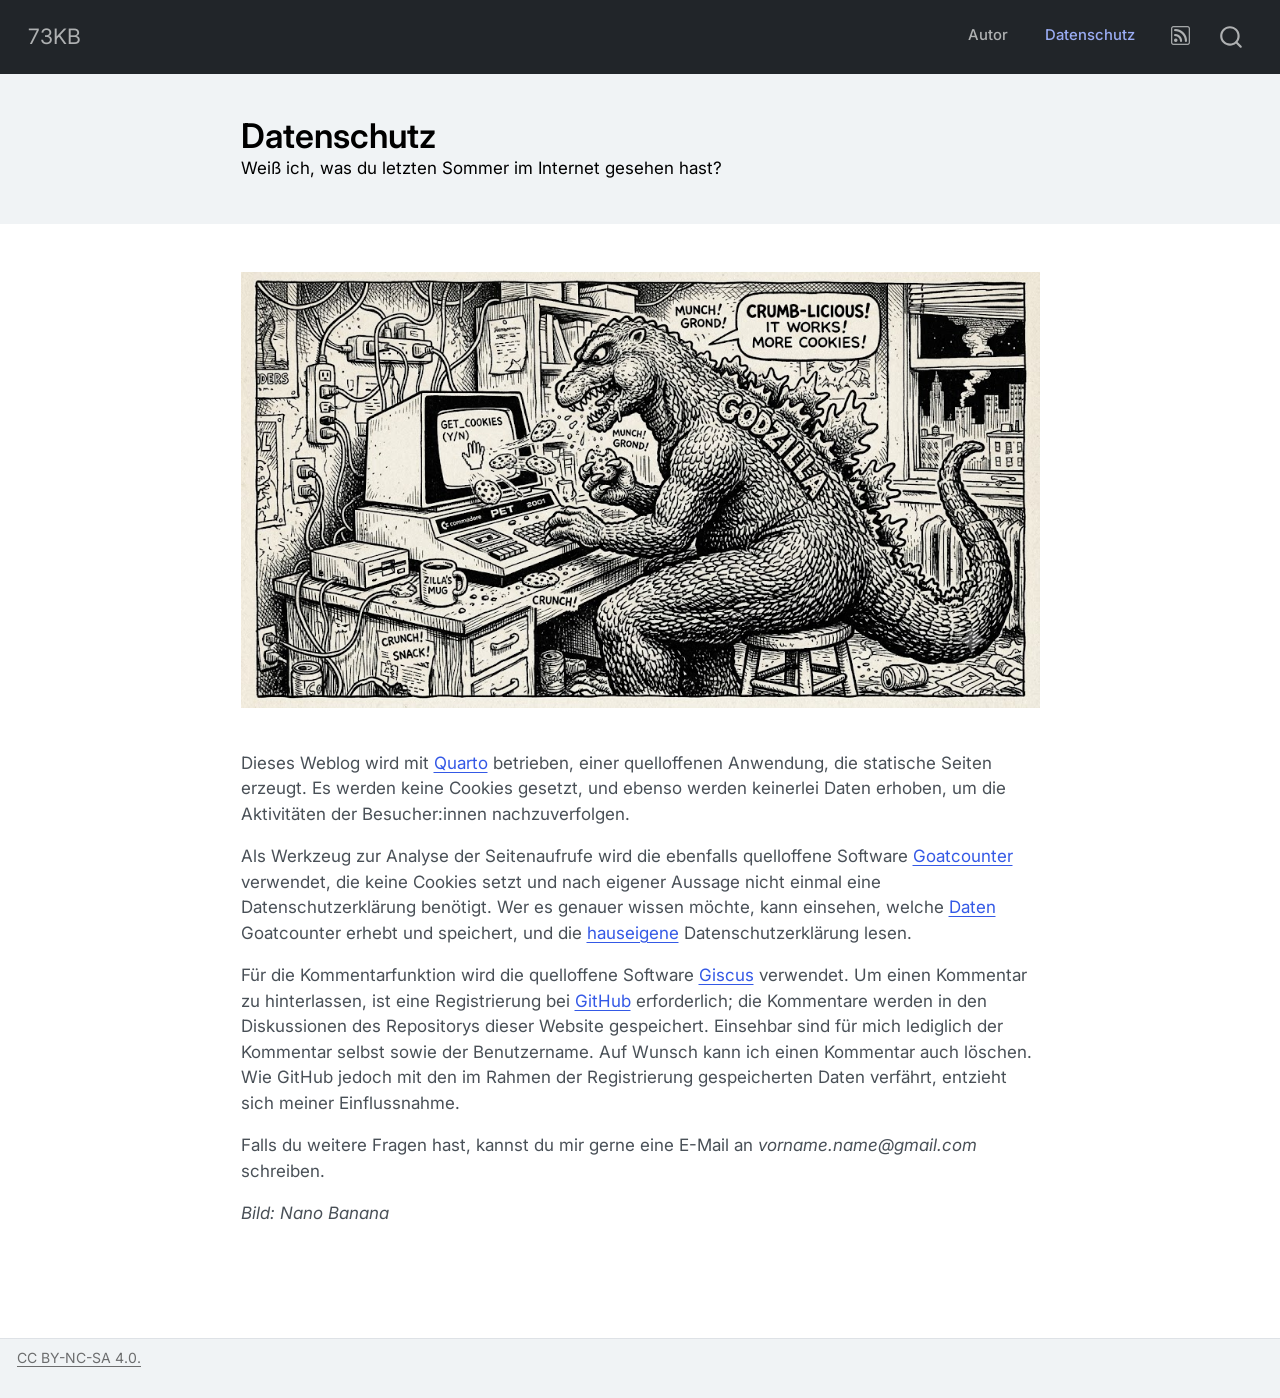
<file: docs/datenschutz.html>
<!DOCTYPE html>
<html xmlns="http://www.w3.org/1999/xhtml" lang="de" xml:lang="de"><head>

<meta charset="utf-8">
<meta name="generator" content="quarto-1.9.38">

<meta name="viewport" content="width=device-width, initial-scale=1.0, user-scalable=yes">

<meta name="description" content="Weiß ich, was du letzten Sommer im Internet gesehen hast?">

<title>Datenschutz – 73KB</title>
<style>
/* Default styles provided by pandoc.
** See https://pandoc.org/MANUAL.html#variables-for-html for config info.
*/
code{white-space: pre-wrap;}
span.smallcaps{font-variant: small-caps;}
div.columns{display: flex; gap: min(4vw, 1.5em);}
div.column{flex: auto; overflow-x: auto;}
div.hanging-indent{margin-left: 1.5em; text-indent: -1.5em;}
ul.task-list{list-style: none;}
ul.task-list li input[type="checkbox"] {
  width: 0.8em;
  margin: 0 0.8em 0.2em -1em; /* quarto-specific, see https://github.com/quarto-dev/quarto-cli/issues/4556 */ 
  vertical-align: middle;
}
</style>


<script src="site_libs/quarto-nav/quarto-nav.js"></script>
<script src="site_libs/quarto-nav/headroom.min.js"></script>
<script src="site_libs/clipboard/clipboard.min.js"></script>
<script src="site_libs/quarto-search/autocomplete.umd.js"></script>
<script src="site_libs/quarto-search/fuse.min.js"></script>
<script src="site_libs/quarto-search/quarto-search.js"></script>
<meta name="quarto:offset" content="./">
<script src="site_libs/quarto-html/quarto.js" type="module"></script>
<script src="site_libs/quarto-html/tabsets/tabsets.js" type="module"></script>
<script src="site_libs/quarto-html/popper.min.js"></script>
<script src="site_libs/quarto-html/tippy.umd.min.js"></script>
<link href="site_libs/quarto-html/tippy.css" rel="stylesheet">
<link href="site_libs/quarto-html/quarto-syntax-highlighting-15634bcf2e68342d4ad2dfa704d543f6.css" rel="stylesheet" id="quarto-text-highlighting-styles">
<script src="site_libs/bootstrap/bootstrap.min.js"></script>
<link href="site_libs/bootstrap/bootstrap-icons.css" rel="stylesheet">
<link href="site_libs/bootstrap/bootstrap-15918177bfdae137372244dab4947c83.min.css" rel="stylesheet" append-hash="true" id="quarto-bootstrap" data-mode="light">
<script id="quarto-search-options" type="application/json">{
  "location": "navbar",
  "copy-button": false,
  "collapse-after": 3,
  "panel-placement": "end",
  "type": "overlay",
  "limit": 50,
  "keyboard-shortcut": [
    "f",
    "/",
    "s"
  ],
  "show-item-context": false,
  "language": {
    "search-no-results-text": "Keine Treffer",
    "search-matching-documents-text": "Treffer",
    "search-copy-link-title": "Link in die Suche kopieren",
    "search-hide-matches-text": "Zusätzliche Treffer verbergen",
    "search-more-match-text": "weitere Treffer in diesem Dokument",
    "search-more-matches-text": "weitere Treffer in diesem Dokument",
    "search-clear-button-title": "Zurücksetzen",
    "search-text-placeholder": "",
    "search-detached-cancel-button-title": "Abbrechen",
    "search-submit-button-title": "Abschicken",
    "search-label": "Suchen"
  }
}</script>
<style>

      .quarto-title-block .quarto-title-banner h1,
      .quarto-title-block .quarto-title-banner h2,
      .quarto-title-block .quarto-title-banner h3,
      .quarto-title-block .quarto-title-banner h4,
      .quarto-title-block .quarto-title-banner h5,
      .quarto-title-block .quarto-title-banner h6
      {
        color: black;
      }

      .quarto-title-block .quarto-title-banner {
        color: black;
background: #f0f3f5;
      }
</style>
<script data-goatcounter="https://73kb.goatcounter.com/count" async="" src="//gc.zgo.at/count.js"></script>


<link rel="stylesheet" href="styles.css">
</head>

<body class="nav-fixed fullcontent quarto-light">

<div id="quarto-search-results"></div>
  <header id="quarto-header" class="headroom fixed-top quarto-banner">
    <nav class="navbar navbar-expand-lg " data-bs-theme="dark">
      <div class="navbar-container container-fluid">
      <div class="navbar-brand-container mx-auto">
    <a class="navbar-brand" href="./index.html">
    <span class="navbar-title">73KB</span>
    </a>
  </div>
            <div id="quarto-search" class="" title="Suchen"></div>
          <button class="navbar-toggler" type="button" data-bs-toggle="collapse" data-bs-target="#navbarCollapse" aria-controls="navbarCollapse" role="menu" aria-expanded="false" aria-label="Navigation umschalten" onclick="if (window.quartoToggleHeadroom) { window.quartoToggleHeadroom(); }">
  <span class="navbar-toggler-icon"></span>
</button>
          <div class="collapse navbar-collapse" id="navbarCollapse">
            <ul class="navbar-nav navbar-nav-scroll ms-auto">
  <li class="nav-item">
    <a class="nav-link" href="./about.html"> 
<span class="menu-text">Autor</span></a>
  </li>  
  <li class="nav-item">
    <a class="nav-link active" href="./datenschutz.html" aria-current="page"> 
<span class="menu-text">Datenschutz</span></a>
  </li>  
  <li class="nav-item compact">
    <a class="nav-link" href="./index.xml"> <i class="bi bi-rss" role="img">
</i> 
<span class="menu-text"></span></a>
  </li>  
</ul>
          </div> <!-- /navcollapse -->
            <div class="quarto-navbar-tools">
</div>
      </div> <!-- /container-fluid -->
    </nav>
</header>
<!-- content -->
<header id="title-block-header" class="quarto-title-block default page-columns page-full">
  <div class="quarto-title-banner page-columns page-full">
    <div class="quarto-title column-body">
      <h1 class="title">Datenschutz</h1>
                  <div>
        <div class="description">
          Weiß ich, was du letzten Sommer im Internet gesehen hast?
        </div>
      </div>
                </div>
  </div>
  <div class="quarto-title-meta">
    </div>
  </header><div id="quarto-content" class="quarto-container page-columns page-rows-contents page-layout-article page-navbar">
<!-- sidebar -->
<!-- margin-sidebar -->
    
<!-- main -->
<div class="quarto-about-marquee">
  <div class="about-image-container">
    <img src="godzilla_cookies.jpeg" class="about-image " style="width: 100%;">
  </div>
  <div class="about-contents">
     <main class="content quarto-banner-title-block" id="quarto-document-content">
<p>Dieses Weblog wird mit <a href="https://quarto.org">Quarto</a> betrieben, einer quelloffenen Anwendung, die statische Seiten erzeugt. Es werden keine Cookies gesetzt, und ebenso werden keinerlei Daten erhoben, um die Aktivitäten der Besucher:innen nachzuverfolgen.</p>
<p>Als Werkzeug zur Analyse der Seitenaufrufe wird die ebenfalls quelloffene Software <a href="https://www.goatcounter.com/">Goatcounter</a> verwendet, die keine Cookies setzt und nach eigener Aussage nicht einmal eine Datenschutzerklärung benötigt. Wer es genauer wissen möchte, kann einsehen, welche <a href="https://www.goatcounter.com/help/privacy">Daten</a> Goatcounter erhebt und speichert, und die <a href="https://www.goatcounter.com/help/gdpr">hauseigene</a> Datenschutzerklärung lesen.</p>
<p>Für die Kommentarfunktion wird die quelloffene Software <a href="https://giscus.app/de">Giscus</a> verwendet. Um einen Kommentar zu hinterlassen, ist eine Registrierung bei <a href="https://github.com/">GitHub</a> erforderlich; die Kommentare werden in den Diskussionen des Repositorys dieser Website gespeichert. Einsehbar sind für mich lediglich der Kommentar selbst sowie der Benutzername. Auf Wunsch kann ich einen Kommentar auch löschen. Wie GitHub jedoch mit den im Rahmen der Registrierung gespeicherten Daten verfährt, entzieht sich meiner Einflussnahme.</p>
<p>Falls du weitere Fragen hast, kannst du mir gerne eine E-Mail an <em>vorname.name@gmail.com</em> schreiben.</p>
<p><em>Bild: Nano Banana</em></p>


</main> 
  </div>
</div>
 <!-- /main -->
<script id="quarto-html-after-body" type="application/javascript">
  window.document.addEventListener("DOMContentLoaded", function (event) {
    const isCodeAnnotation = (el) => {
      for (const clz of el.classList) {
        if (clz.startsWith('code-annotation-')) {                     
          return true;
        }
      }
      return false;
    }
    const onCopySuccess = function(e) {
      // button target
      const button = e.trigger;
      // don't keep focus
      button.blur();
      // flash "checked"
      button.classList.add('code-copy-button-checked');
      var currentTitle = button.getAttribute("title");
      button.setAttribute("title", "Kopiert");
      let tooltip;
      if (window.bootstrap) {
        button.setAttribute("data-bs-toggle", "tooltip");
        button.setAttribute("data-bs-placement", "left");
        button.setAttribute("data-bs-title", "Kopiert");
        tooltip = new bootstrap.Tooltip(button, 
          { trigger: "manual", 
            customClass: "code-copy-button-tooltip",
            offset: [0, -8]});
        tooltip.show();    
      }
      setTimeout(function() {
        if (tooltip) {
          tooltip.hide();
          button.removeAttribute("data-bs-title");
          button.removeAttribute("data-bs-toggle");
          button.removeAttribute("data-bs-placement");
        }
        button.setAttribute("title", currentTitle);
        button.classList.remove('code-copy-button-checked');
      }, 1000);
      // clear code selection
      e.clearSelection();
    }
    const getTextToCopy = function(trigger) {
      const outerScaffold = trigger.parentElement.cloneNode(true);
      const codeEl = outerScaffold.querySelector('code');
      for (const childEl of codeEl.children) {
        if (isCodeAnnotation(childEl)) {
          childEl.remove();
        }
      }
      return codeEl.innerText;
    }
    const clipboard = new window.ClipboardJS('.code-copy-button:not([data-in-quarto-modal])', {
      text: getTextToCopy
    });
    clipboard.on('success', onCopySuccess);
    if (window.document.getElementById('quarto-embedded-source-code-modal')) {
      const clipboardModal = new window.ClipboardJS('.code-copy-button[data-in-quarto-modal]', {
        text: getTextToCopy,
        container: window.document.getElementById('quarto-embedded-source-code-modal')
      });
      clipboardModal.on('success', onCopySuccess);
    }
      var localhostRegex = new RegExp(/^(?:http|https):\/\/localhost\:?[0-9]*\//);
      var mailtoRegex = new RegExp(/^mailto:/);
        var filterRegex = new RegExp("https:\/\/73kb\.github\.io\/");
      var isInternal = (href) => {
          return filterRegex.test(href) || localhostRegex.test(href) || mailtoRegex.test(href);
      }
      // Inspect non-navigation links and adorn them if external
     var links = window.document.querySelectorAll('a[href]:not(.nav-link):not(.navbar-brand):not(.toc-action):not(.sidebar-link):not(.sidebar-item-toggle):not(.pagination-link):not(.no-external):not([aria-hidden]):not(.dropdown-item):not(.quarto-navigation-tool):not(.about-link)');
      for (var i=0; i<links.length; i++) {
        const link = links[i];
        if (!isInternal(link.href)) {
          // undo the damage that might have been done by quarto-nav.js in the case of
          // links that we want to consider external
          if (link.dataset.originalHref !== undefined) {
            link.href = link.dataset.originalHref;
          }
        }
      }
    function tippyHover(el, contentFn, onTriggerFn, onUntriggerFn) {
      const config = {
        allowHTML: true,
        maxWidth: 500,
        delay: 100,
        arrow: false,
        appendTo: function(el) {
            return el.parentElement;
        },
        interactive: true,
        interactiveBorder: 10,
        theme: 'quarto',
        placement: 'bottom-start',
      };
      if (contentFn) {
        config.content = contentFn;
      }
      if (onTriggerFn) {
        config.onTrigger = onTriggerFn;
      }
      if (onUntriggerFn) {
        config.onUntrigger = onUntriggerFn;
      }
      window.tippy(el, config); 
    }
    const noterefs = window.document.querySelectorAll('a[role="doc-noteref"]');
    for (var i=0; i<noterefs.length; i++) {
      const ref = noterefs[i];
      tippyHover(ref, function() {
        // use id or data attribute instead here
        let href = ref.getAttribute('data-footnote-href') || ref.getAttribute('href');
        try { href = new URL(href).hash; } catch {}
        const id = href.replace(/^#\/?/, "");
        const note = window.document.getElementById(id);
        if (note) {
          return note.innerHTML;
        } else {
          return "";
        }
      });
    }
    const xrefs = window.document.querySelectorAll('a.quarto-xref');
    const processXRef = (id, note) => {
      // Strip column container classes
      const stripColumnClz = (el) => {
        el.classList.remove("page-full", "page-columns");
        if (el.children) {
          for (const child of el.children) {
            stripColumnClz(child);
          }
        }
      }
      stripColumnClz(note)
      if (id === null || id.startsWith('sec-')) {
        // Special case sections, only their first couple elements
        const container = document.createElement("div");
        if (note.children && note.children.length > 2) {
          container.appendChild(note.children[0].cloneNode(true));
          for (let i = 1; i < note.children.length; i++) {
            const child = note.children[i];
            if (child.tagName === "P" && child.innerText === "") {
              continue;
            } else {
              container.appendChild(child.cloneNode(true));
              break;
            }
          }
          if (window.Quarto?.typesetMath) {
            window.Quarto.typesetMath(container);
          }
          return container.innerHTML
        } else {
          if (window.Quarto?.typesetMath) {
            window.Quarto.typesetMath(note);
          }
          return note.innerHTML;
        }
      } else {
        // Remove any anchor links if they are present
        const anchorLink = note.querySelector('a.anchorjs-link');
        if (anchorLink) {
          anchorLink.remove();
        }
        if (window.Quarto?.typesetMath) {
          window.Quarto.typesetMath(note);
        }
        if (note.classList.contains("callout")) {
          return note.outerHTML;
        } else {
          return note.innerHTML;
        }
      }
    }
    for (var i=0; i<xrefs.length; i++) {
      const xref = xrefs[i];
      tippyHover(xref, undefined, function(instance) {
        instance.disable();
        let url = xref.getAttribute('href');
        let hash = undefined; 
        if (url.startsWith('#')) {
          hash = url;
        } else {
          try { hash = new URL(url).hash; } catch {}
        }
        if (hash) {
          const id = hash.replace(/^#\/?/, "");
          const note = window.document.getElementById(id);
          if (note !== null) {
            try {
              const html = processXRef(id, note.cloneNode(true));
              instance.setContent(html);
            } finally {
              instance.enable();
              instance.show();
            }
          } else {
            // See if we can fetch this
            fetch(url.split('#')[0])
            .then(res => res.text())
            .then(html => {
              const parser = new DOMParser();
              const htmlDoc = parser.parseFromString(html, "text/html");
              const note = htmlDoc.getElementById(id);
              if (note !== null) {
                const html = processXRef(id, note);
                instance.setContent(html);
              } 
            }).finally(() => {
              instance.enable();
              instance.show();
            });
          }
        } else {
          // See if we can fetch a full url (with no hash to target)
          // This is a special case and we should probably do some content thinning / targeting
          fetch(url)
          .then(res => res.text())
          .then(html => {
            const parser = new DOMParser();
            const htmlDoc = parser.parseFromString(html, "text/html");
            const note = htmlDoc.querySelector('main.content');
            if (note !== null) {
              // This should only happen for chapter cross references
              // (since there is no id in the URL)
              // remove the first header
              if (note.children.length > 0 && note.children[0].tagName === "HEADER") {
                note.children[0].remove();
              }
              const html = processXRef(null, note);
              instance.setContent(html);
            } 
          }).finally(() => {
            instance.enable();
            instance.show();
          });
        }
      }, function(instance) {
      });
    }
        let selectedAnnoteEl;
        const selectorForAnnotation = ( cell, annotation) => {
          let cellAttr = 'data-code-cell="' + cell + '"';
          let lineAttr = 'data-code-annotation="' +  annotation + '"';
          const selector = 'span[' + cellAttr + '][' + lineAttr + ']';
          return selector;
        }
        const selectCodeLines = (annoteEl) => {
          const doc = window.document;
          const targetCell = annoteEl.getAttribute("data-target-cell");
          const targetAnnotation = annoteEl.getAttribute("data-target-annotation");
          const annoteSpan = window.document.querySelector(selectorForAnnotation(targetCell, targetAnnotation));
          const lines = annoteSpan.getAttribute("data-code-lines").split(",");
          const lineIds = lines.map((line) => {
            return targetCell + "-" + line;
          })
          let top = null;
          let height = null;
          let parent = null;
          if (lineIds.length > 0) {
              //compute the position of the single el (top and bottom and make a div)
              const el = window.document.getElementById(lineIds[0]);
              top = el.offsetTop;
              height = el.offsetHeight;
              parent = el.parentElement.parentElement;
            if (lineIds.length > 1) {
              const lastEl = window.document.getElementById(lineIds[lineIds.length - 1]);
              const bottom = lastEl.offsetTop + lastEl.offsetHeight;
              height = bottom - top;
            }
            if (top !== null && height !== null && parent !== null) {
              // cook up a div (if necessary) and position it 
              let div = window.document.getElementById("code-annotation-line-highlight");
              if (div === null) {
                div = window.document.createElement("div");
                div.setAttribute("id", "code-annotation-line-highlight");
                div.style.position = 'absolute';
                parent.appendChild(div);
              }
              div.style.top = top - 2 + "px";
              div.style.height = height + 4 + "px";
              div.style.left = 0;
              let gutterDiv = window.document.getElementById("code-annotation-line-highlight-gutter");
              if (gutterDiv === null) {
                gutterDiv = window.document.createElement("div");
                gutterDiv.setAttribute("id", "code-annotation-line-highlight-gutter");
                gutterDiv.style.position = 'absolute';
                const codeCell = window.document.getElementById(targetCell);
                const gutter = codeCell.querySelector('.code-annotation-gutter');
                gutter.appendChild(gutterDiv);
              }
              gutterDiv.style.top = top - 2 + "px";
              gutterDiv.style.height = height + 4 + "px";
            }
            selectedAnnoteEl = annoteEl;
          }
        };
        const unselectCodeLines = () => {
          const elementsIds = ["code-annotation-line-highlight", "code-annotation-line-highlight-gutter"];
          elementsIds.forEach((elId) => {
            const div = window.document.getElementById(elId);
            if (div) {
              div.remove();
            }
          });
          selectedAnnoteEl = undefined;
        };
          // Handle positioning of the toggle
      window.addEventListener(
        "resize",
        throttle(() => {
          elRect = undefined;
          if (selectedAnnoteEl) {
            selectCodeLines(selectedAnnoteEl);
          }
        }, 10)
      );
      function throttle(fn, ms) {
      let throttle = false;
      let timer;
        return (...args) => {
          if(!throttle) { // first call gets through
              fn.apply(this, args);
              throttle = true;
          } else { // all the others get throttled
              if(timer) clearTimeout(timer); // cancel #2
              timer = setTimeout(() => {
                fn.apply(this, args);
                timer = throttle = false;
              }, ms);
          }
        };
      }
        // Attach click handler to the DT
        const annoteDls = window.document.querySelectorAll('dt[data-target-cell]');
        for (const annoteDlNode of annoteDls) {
          annoteDlNode.addEventListener('click', (event) => {
            const clickedEl = event.target;
            if (clickedEl !== selectedAnnoteEl) {
              unselectCodeLines();
              const activeEl = window.document.querySelector('dt[data-target-cell].code-annotation-active');
              if (activeEl) {
                activeEl.classList.remove('code-annotation-active');
              }
              selectCodeLines(clickedEl);
              clickedEl.classList.add('code-annotation-active');
            } else {
              // Unselect the line
              unselectCodeLines();
              clickedEl.classList.remove('code-annotation-active');
            }
          });
        }
    const findCites = (el) => {
      const parentEl = el.parentElement;
      if (parentEl) {
        const cites = parentEl.dataset.cites;
        if (cites) {
          return {
            el,
            cites: cites.split(' ')
          };
        } else {
          return findCites(el.parentElement)
        }
      } else {
        return undefined;
      }
    };
    var bibliorefs = window.document.querySelectorAll('a[role="doc-biblioref"]');
    for (var i=0; i<bibliorefs.length; i++) {
      const ref = bibliorefs[i];
      const citeInfo = findCites(ref);
      if (citeInfo) {
        tippyHover(citeInfo.el, function() {
          var popup = window.document.createElement('div');
          citeInfo.cites.forEach(function(cite) {
            var citeDiv = window.document.createElement('div');
            citeDiv.classList.add('hanging-indent');
            citeDiv.classList.add('csl-entry');
            var biblioDiv = window.document.getElementById('ref-' + cite);
            if (biblioDiv) {
              citeDiv.innerHTML = biblioDiv.innerHTML;
            }
            popup.appendChild(citeDiv);
          });
          return popup.innerHTML;
        });
      }
    }
  });
  </script>
</div> <!-- /content -->
<footer class="footer">
  <div class="nav-footer">
    <div class="nav-footer-left">
<p><a href="https://creativecommons.org/licenses/by-nc-sa/4.0/deed.de">CC BY-NC-SA 4.0.</a></p>
</div>   
    <div class="nav-footer-center">
      &nbsp;
    </div>
    <div class="nav-footer-right">
      &nbsp;
    </div>
  </div>
</footer>




</body></html>
</file>
<file: docs/site_libs/quarto-html/tippy.css>
.tippy-box[data-animation=fade][data-state=hidden]{opacity:0}[data-tippy-root]{max-width:calc(100vw - 10px)}.tippy-box{position:relative;background-color:#333;color:#fff;border-radius:4px;font-size:14px;line-height:1.4;white-space:normal;outline:0;transition-property:transform,visibility,opacity}.tippy-box[data-placement^=top]>.tippy-arrow{bottom:0}.tippy-box[data-placement^=top]>.tippy-arrow:before{bottom:-7px;left:0;border-width:8px 8px 0;border-top-color:initial;transform-origin:center top}.tippy-box[data-placement^=bottom]>.tippy-arrow{top:0}.tippy-box[data-placement^=bottom]>.tippy-arrow:before{top:-7px;left:0;border-width:0 8px 8px;border-bottom-color:initial;transform-origin:center bottom}.tippy-box[data-placement^=left]>.tippy-arrow{right:0}.tippy-box[data-placement^=left]>.tippy-arrow:before{border-width:8px 0 8px 8px;border-left-color:initial;right:-7px;transform-origin:center left}.tippy-box[data-placement^=right]>.tippy-arrow{left:0}.tippy-box[data-placement^=right]>.tippy-arrow:before{left:-7px;border-width:8px 8px 8px 0;border-right-color:initial;transform-origin:center right}.tippy-box[data-inertia][data-state=visible]{transition-timing-function:cubic-bezier(.54,1.5,.38,1.11)}.tippy-arrow{width:16px;height:16px;color:#333}.tippy-arrow:before{content:"";position:absolute;border-color:transparent;border-style:solid}.tippy-content{position:relative;padding:5px 9px;z-index:1}
</file>
<file: docs/site_libs/quarto-html/quarto-syntax-highlighting-15634bcf2e68342d4ad2dfa704d543f6.css>
/* quarto syntax highlight colors */
:root {
  --quarto-hl-ot-color: #003B4F;
  --quarto-hl-at-color: #657422;
  --quarto-hl-ss-color: #20794D;
  --quarto-hl-an-color: #5E5E5E;
  --quarto-hl-fu-color: #4758AB;
  --quarto-hl-st-color: #20794D;
  --quarto-hl-cf-color: #003B4F;
  --quarto-hl-op-color: #5E5E5E;
  --quarto-hl-er-color: #AD0000;
  --quarto-hl-bn-color: #AD0000;
  --quarto-hl-al-color: #AD0000;
  --quarto-hl-va-color: #111111;
  --quarto-hl-bu-color: inherit;
  --quarto-hl-ex-color: inherit;
  --quarto-hl-pp-color: #AD0000;
  --quarto-hl-in-color: #5E5E5E;
  --quarto-hl-vs-color: #20794D;
  --quarto-hl-wa-color: #5E5E5E;
  --quarto-hl-do-color: #5E5E5E;
  --quarto-hl-im-color: #00769E;
  --quarto-hl-ch-color: #20794D;
  --quarto-hl-dt-color: #AD0000;
  --quarto-hl-fl-color: #AD0000;
  --quarto-hl-co-color: #5E5E5E;
  --quarto-hl-cv-color: #5E5E5E;
  --quarto-hl-cn-color: #8f5902;
  --quarto-hl-sc-color: #5E5E5E;
  --quarto-hl-dv-color: #AD0000;
  --quarto-hl-kw-color: #003B4F;
}

/* other quarto variables */
:root {
  --quarto-font-monospace: SFMono-Regular, Menlo, Monaco, Consolas, "Liberation Mono", "Courier New", monospace;
}

/* syntax highlight based on Pandoc's rules */
pre > code.sourceCode > span {
  color: #003B4F;
}

code.sourceCode > span {
  color: #003B4F;
}

div.sourceCode,
div.sourceCode pre.sourceCode {
  color: #003B4F;
}

/* Normal */
code span {
  color: #003B4F;
}

/* Alert */
code span.al {
  color: #AD0000;
  font-style: inherit;
}

/* Annotation */
code span.an {
  color: #5E5E5E;
  font-style: inherit;
}

/* Attribute */
code span.at {
  color: #657422;
  font-style: inherit;
}

/* BaseN */
code span.bn {
  color: #AD0000;
  font-style: inherit;
}

/* BuiltIn */
code span.bu {
  font-style: inherit;
}

/* ControlFlow */
code span.cf {
  color: #003B4F;
  font-weight: bold;
  font-style: inherit;
}

/* Char */
code span.ch {
  color: #20794D;
  font-style: inherit;
}

/* Constant */
code span.cn {
  color: #8f5902;
  font-style: inherit;
}

/* Comment */
code span.co {
  color: #5E5E5E;
  font-style: inherit;
}

/* CommentVar */
code span.cv {
  color: #5E5E5E;
  font-style: italic;
}

/* Documentation */
code span.do {
  color: #5E5E5E;
  font-style: italic;
}

/* DataType */
code span.dt {
  color: #AD0000;
  font-style: inherit;
}

/* DecVal */
code span.dv {
  color: #AD0000;
  font-style: inherit;
}

/* Error */
code span.er {
  color: #AD0000;
  font-style: inherit;
}

/* Extension */
code span.ex {
  font-style: inherit;
}

/* Float */
code span.fl {
  color: #AD0000;
  font-style: inherit;
}

/* Function */
code span.fu {
  color: #4758AB;
  font-style: inherit;
}

/* Import */
code span.im {
  color: #00769E;
  font-style: inherit;
}

/* Information */
code span.in {
  color: #5E5E5E;
  font-style: inherit;
}

/* Keyword */
code span.kw {
  color: #003B4F;
  font-weight: bold;
  font-style: inherit;
}

/* Operator */
code span.op {
  color: #5E5E5E;
  font-style: inherit;
}

/* Other */
code span.ot {
  color: #003B4F;
  font-style: inherit;
}

/* Preprocessor */
code span.pp {
  color: #AD0000;
  font-style: inherit;
}

/* SpecialChar */
code span.sc {
  color: #5E5E5E;
  font-style: inherit;
}

/* SpecialString */
code span.ss {
  color: #20794D;
  font-style: inherit;
}

/* String */
code span.st {
  color: #20794D;
  font-style: inherit;
}

/* Variable */
code span.va {
  color: #111111;
  font-style: inherit;
}

/* VerbatimString */
code span.vs {
  color: #20794D;
  font-style: inherit;
}

/* Warning */
code span.wa {
  color: #5E5E5E;
  font-style: italic;
}

.prevent-inlining {
  content: "</";
}

/*# sourceMappingURL=f23921c56f73e400b49028c9186a1aa0.css.map */
</file>
<file: docs/styles.css>
/* css styles */
code {
    background-color: #f0f0f0; /* Light gray background */
    color: #d63384; /* Pink text color */
    font-family: 'Courier New', Courier, monospace; /* Monospace font */
    padding: 2px 4px; /* Padding around the text */
    border-radius: 4px; /* Rounded corners */
}
</file>
